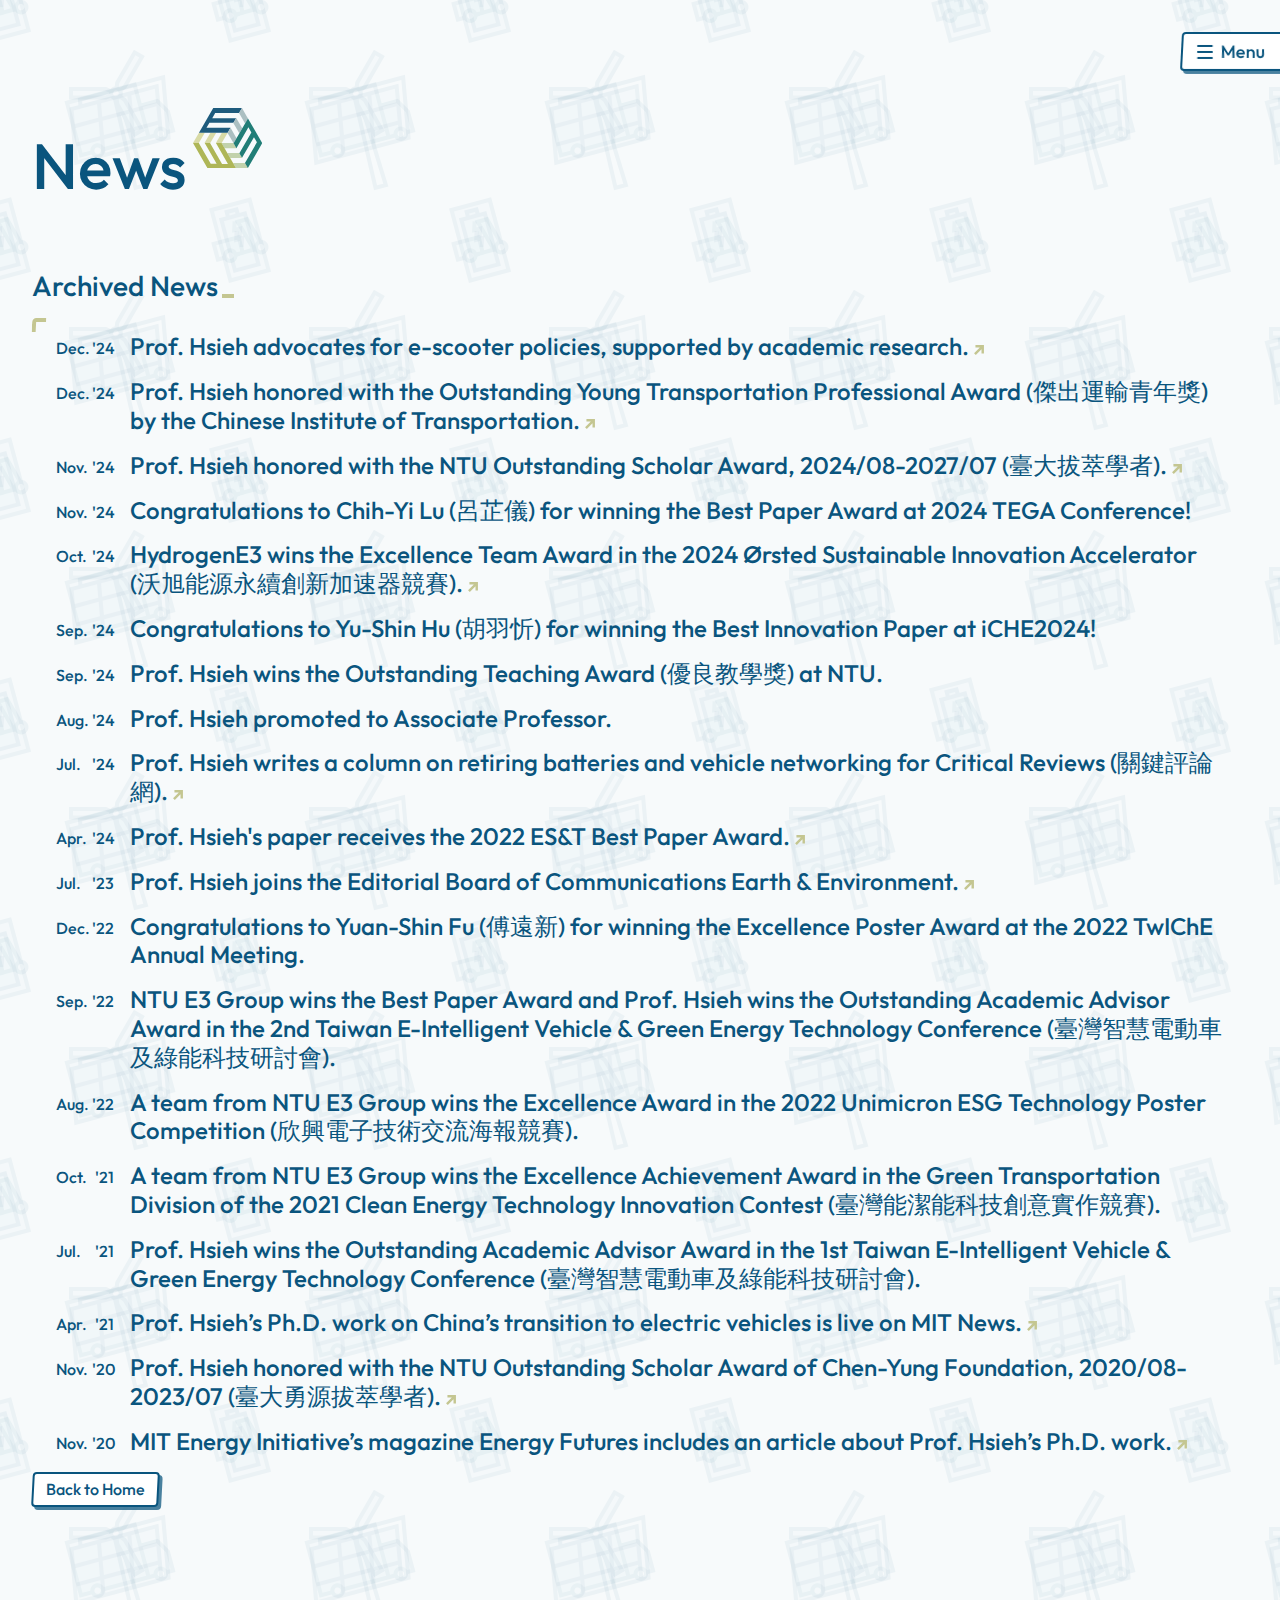
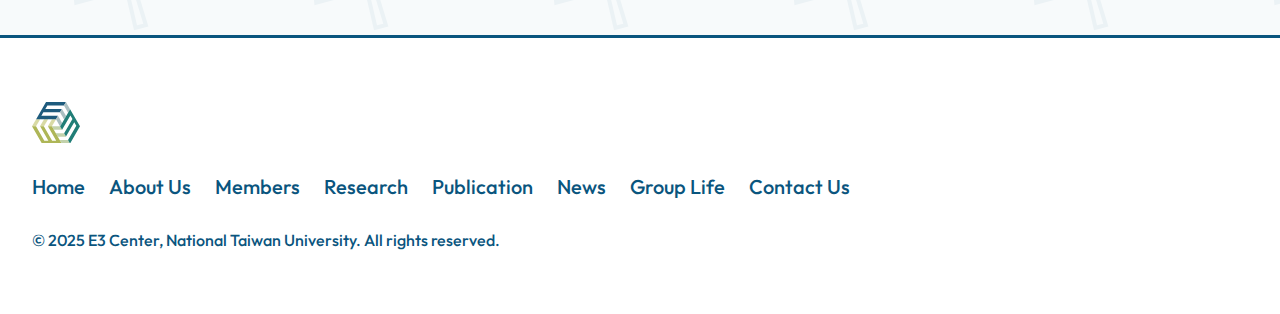
<file: news/index.html>
<!DOCTYPE html>
<html lang="en">
    <head>
        <meta charset="UTF-8">
        <meta name="viewport" content="width=device-width, initial-scale=1.0">
        <title>News | E3 Center</title>
        <meta name="description" content="Housed in the Department of Civil Engineering at National Taiwan University (NTU), E3 research center, directed by Professor I-Yun Lisa Hsieh (謝依芸), is dedicated to overcoming the challenges of sustainable energy transition.">
        <meta name="keywords" content="I-Yun Lisa Hsieh, 謝依芸, E3 Center, e3, NTU, 台大, 台灣大學">

        <link href="https://e3center.caece.net/news/" rel="canonical" />

        <meta property="og:url" content="https://e3center.caece.net/news/" />
        <meta property="og:title" content="News | E3 Center" />
        <meta property="og:type" content="website" />
        <meta property="og:image" content="https://e3center.caece.net/assets/i/og-image-1200x630.png" />
        <meta property="og:description" content="Housed in the Department of Civil Engineering at National Taiwan University (NTU), E3 research center, is dedicated to overcoming the challenges of sustainable energy transition." />
        <meta property="og:locale" content="en_US" />
        <meta property="og:site_name" content="E3 Center" />
    
        <meta name="author" content="Yuan-Hsi Chien">
        <meta name="robots" content="index, follow">
    
        <!-- Google Site Verification -->
        <meta name="google-site-verification" content="YA_W9CdDDbSUMcW4Dr4CPEbGFWW61ZRHtBs-gmPTRlU" />
    
        <!-- Google tag (gtag.js) -->
        <script async src="https://www.googletagmanager.com/gtag/js?id=G-JCJPED8JS6"></script>
        <script>
            window.dataLayer = window.dataLayer || [];
            function gtag(){dataLayer.push(arguments);}
            gtag('js', new Date());
    
            gtag('config', 'G-JCJPED8JS6');
        </script>
    
        <!-- Google Tag Manager -->
        <script>(function(w,d,s,l,i){w[l]=w[l]||[];w[l].push({'gtm.start':
        new Date().getTime(),event:'gtm.js'});var f=d.getElementsByTagName(s)[0],
        j=d.createElement(s),dl=l!='dataLayer'?'&l='+l:'';j.async=true;j.src=
        'https://www.googletagmanager.com/gtm.js?id='+i+dl;f.parentNode.insertBefore(j,f);
        })(window,document,'script','dataLayer','GTM-M3L6SMNZ');</script>
        <!-- End Google Tag Manager -->
    
        <!-- google fonts -->
        <link rel="preconnect" href="https://fonts.googleapis.com" crossorigin>
        <link rel="preconnect" href="https://fonts.gstatic.com" crossorigin>
        <link rel="preload" href="https://fonts.googleapis.com/css2?family=Outfit:wght@100..900&display=swap" as="style" crossorigin>
        <link href="https://fonts.googleapis.com/css2?family=Outfit:wght@100..900&display=swap" rel="stylesheet" crossorigin>
    
        <!-- css -->
        <link rel="stylesheet" href="/css/general.css">
        <link rel="stylesheet" href="/css/style.css">

        <!-- js -->
        <script defer src="/js/general.js"></script>
    
        <!-- favicons -->
        <link rel="apple-touch-icon" sizes="180x180" href="/assets/favicons/apple-touch-icon.png">
        <link rel="icon" type="image/png" sizes="32x32" href="/assets/favicons/favicon-32x32.png">
        <link rel="icon" type="image/png" sizes="16x16" href="/assets/favicons/favicon-16x16.png">
        <link rel="manifest" href="/assets/favicons/site.webmanifest">
        <link rel="mask-icon" href="/assets/favicons/safari-pinned-tab.svg" color="#0a557e">
        <meta name="msapplication-TileColor" content="#0a557e">
        <meta name="theme-color" content="#ffffff">
    </head>
<body>
    <!-- Google Tag Manager (noscript) -->
    <noscript><iframe src="https://www.googletagmanager.com/ns.html?id=GTM-M3L6SMNZ"
    height="0" width="0" style="display:none;visibility:hidden"></iframe></noscript>
    <!-- End Google Tag Manager (noscript) -->

    <main>        
        <section id="news">
            <div class="section-title">
                <h2>News</h2>
                <svg><use href="/assets/sprite.svg#svg-e3-logo"></use></svg>
            </div>

            <h3>Archived News</h3>
            <section class="publi-section">
                <svg class="publi-quote"><use href="/assets/sprite.svg#svg-quote"></use></svg>

                <div class="publi-block-wrapper">
                    <div class="publi-block">
                        <div class="publi-date">
                            <div class="publi-date-mm">Dec.</div>
                            <div class="publi-date-yy">'24</div>
                        </div>
    
                        <div class="publi-info">
                            <a class="publi-title-block" target="_blank" href="https://www.ctee.com.tw/news/20241218700176-439901">
                                <span class="publi-title">
                                    Prof. Hsieh advocates for e-scooter policies, supported by academic research.
                                </span>
                                
                                <svg><use href="/assets/sprite.svg#svg-arrow-top-right"></use></svg>
                            </a>
                        </div>
                    </div>
                    
                    <div class="publi-block">
                        <div class="publi-date">
                            <div class="publi-date-mm">Dec.</div>
                            <div class="publi-date-yy">'24</div>
                        </div>
    
                        <div class="publi-info">
                            <a class="publi-title-block" target="_blank" href="https://www.cit.org.tw/GoWeb2/include/index.php?Page=2&id=1176101416673ec3f8cca68">
                                <span class="publi-title">
                                    Prof. Hsieh honored with the Outstanding Young Transportation Professional Award (傑出運輸青年獎) by the Chinese Institute of Transportation.
                                </span>
                                
                                <svg><use href="/assets/sprite.svg#svg-arrow-top-right"></use></svg>
                            </a>
                        </div>
                    </div>

                    <div class="publi-block">
                        <div class="publi-date">
                            <div class="publi-date-mm">Nov.</div>
                            <div class="publi-date-yy">'24</div>
                        </div>
    
                        <div class="publi-info">
                            <a class="publi-title-block" target="_blank" href="https://my.ntu.edu.tw/professorships/professorships04.html">
                                <span class="publi-title">
                                    Prof. Hsieh honored with the NTU Outstanding Scholar Award, 2024/08-2027/07 (臺大拔萃學者).
                                </span>
                                
                                <svg><use href="/assets/sprite.svg#svg-arrow-top-right"></use></svg>
                            </a>
                        </div>
                    </div>

                    <div class="publi-block">
                        <div class="publi-date">
                            <div class="publi-date-mm">Nov.</div>
                            <div class="publi-date-yy">'24</div>
                        </div>
    
                        <div class="publi-info">
                            <a class="publi-title-block">
                                <span class="publi-title">
                                    Congratulations to Chih-Yi Lu (呂芷儀) for winning the Best Paper Award at 2024 TEGA Conference!
                                </span>
                            </a>
                        </div>
                    </div>

                    <div class="publi-block">
                        <div class="publi-date">
                            <div class="publi-date-mm">Oct.</div>
                            <div class="publi-date-yy">'24</div>
                        </div>
    
                        <div class="publi-info">
                            <a class="publi-title-block" target="_blank" href="https://www.nownews.com/news/6543572">
                                <span class="publi-title">
                                    HydrogenE3 wins the Excellence Team Award in the 2024 Ørsted Sustainable Innovation Accelerator (沃旭能源永續創新加速器競賽).
                                </span>
                                
                                <svg><use href="/assets/sprite.svg#svg-arrow-top-right"></use></svg>
                            </a>
                        </div>
                    </div>

                    <div class="publi-block">
                        <div class="publi-date">
                            <div class="publi-date-mm">Sep.</div>
                            <div class="publi-date-yy">'24</div>
                        </div>

                        <div class="publi-info">
                            <a class="publi-title-block">
                                <span class="publi-title">
                                    Congratulations to Yu-Shin Hu (胡羽忻) for winning the Best Innovation Paper at iCHE2024!
                                </span>
                            </a>
                        </div>
                    </div>
                    
                    <div class="publi-block">
                        <div class="publi-date">
                            <div class="publi-date-mm">Sep.</div>
                            <div class="publi-date-yy">'24</div>
                        </div>

                        <div class="publi-info">
                            <a class="publi-title-block">
                                <span class="publi-title">
                                    Prof. Hsieh wins the Outstanding Teaching Award (優良教學獎) at NTU.
                                </span>
                            </a>
                        </div>
                    </div>

                    <div class="publi-block">
                        <div class="publi-date">
                            <div class="publi-date-mm">Aug.</div>
                            <div class="publi-date-yy">'24</div>
                        </div>

                        <div class="publi-info">
                            <a class="publi-title-block">
                                <span class="publi-title">
                                    Prof. Hsieh promoted to Associate Professor.
                                </span>
                            </a>
                        </div>
                    </div>
                    
                    <div class="publi-block">
                        <div class="publi-date">
                            <div class="publi-date-mm">Jul.</div>
                            <div class="publi-date-yy">'24</div>
                        </div>

                        <div class="publi-info">
                            <a class="publi-title-block" target="_blank" href="https://www.thenewslens.com/article/204563">
                                <span class="publi-title">
                                    Prof. Hsieh writes a column on retiring batteries and vehicle networking for Critical Reviews (關鍵評論網).
                                </span>
                                
                                <svg><use href="/assets/sprite.svg#svg-arrow-top-right"></use></svg>
                            </a>
                        </div>
                    </div>

                    <div class="publi-block">
                        <div class="publi-date">
                            <div class="publi-date-mm">Apr.</div>
                            <div class="publi-date-yy">'24</div>
                        </div>

                        <div class="publi-info">
                            <a class="publi-title-block" target="_blank" href="https://pubs.acs.org/doi/10.1021/acs.est.4c02832">
                                <span class="publi-title">
                                    Prof. Hsieh's paper receives the 2022 ES&T Best Paper Award.
                                </span>
                                
                                <svg><use href="/assets/sprite.svg#svg-arrow-top-right"></use></svg>
                            </a>
                        </div>
                    </div>

                    <div class="publi-block">
                        <div class="publi-date">
                            <div class="publi-date-mm">Jul.</div>
                            <div class="publi-date-yy">'23</div>
                        </div>

                        <div class="publi-info">
                            <a class="publi-title-block" target="_blank" href="https://www.nature.com/commsenv/editorial-board#I-YunLisaHsieh">
                                <span class="publi-title">
                                    Prof. Hsieh joins the Editorial Board of Communications Earth & Environment.
                                </span>
                                
                                <svg><use href="/assets/sprite.svg#svg-arrow-top-right"></use></svg>
                            </a>
                        </div>
                    </div>

                    <div class="publi-block">
                        <div class="publi-date">
                            <div class="publi-date-mm">Dec.</div>
                            <div class="publi-date-yy">'22</div>
                        </div>

                        <div class="publi-info">
                            <a class="publi-title-block">
                                <span class="publi-title">
                                    Congratulations to Yuan-Shin Fu (傅遠新) for winning the Excellence Poster Award at the 2022 TwIChE Annual Meeting.
                                </span>
                            </a>
                        </div>
                    </div>

                    <div class="publi-block">
                        <div class="publi-date">
                            <div class="publi-date-mm">Sep.</div>
                            <div class="publi-date-yy">'22</div>
                        </div>

                        <div class="publi-info">
                            <a class="publi-title-block">
                                <span class="publi-title">
                                    NTU E3 Group wins the Best Paper Award and Prof. Hsieh wins the Outstanding Academic Advisor Award in the 2nd Taiwan E-Intelligent Vehicle & Green Energy Technology Conference (臺灣智慧電動車及綠能科技研討會).
                                </span>
                            </a>
                        </div>
                    </div>

                    <div class="publi-block">
                        <div class="publi-date">
                            <div class="publi-date-mm">Aug.</div>
                            <div class="publi-date-yy">'22</div>
                        </div>

                        <div class="publi-info">
                            <a class="publi-title-block">
                                <span class="publi-title">
                                    A team from NTU E3 Group wins the Excellence Award in the 2022 Unimicron ESG Technology Poster Competition (欣興電子技術交流海報競賽).
                                </span>
                            </a>
                        </div>
                    </div>

                    <div class="publi-block">
                        <div class="publi-date">
                            <div class="publi-date-mm">Oct.</div>
                            <div class="publi-date-yy">'21</div>
                        </div>

                        <div class="publi-info">
                            <a class="publi-title-block">
                                <span class="publi-title">
                                    A team from NTU E3 Group wins the Excellence Achievement Award in the Green Transportation Division of the 2021 Clean Energy Technology Innovation Contest (臺灣能潔能科技創意實作競賽).
                                </span>
                            </a>
                        </div>
                    </div>

                    <div class="publi-block">
                        <div class="publi-date">
                            <div class="publi-date-mm">Jul.</div>
                            <div class="publi-date-yy">'21</div>
                        </div>

                        <div class="publi-info">
                            <a class="publi-title-block">
                                <span class="publi-title">
                                    Prof. Hsieh wins the Outstanding Academic Advisor Award in the 1st Taiwan E-Intelligent Vehicle & Green Energy Technology Conference (臺灣智慧電動車及綠能科技研討會).
                                </span>
                            </a>
                        </div>
                    </div>

                    <div class="publi-block">
                        <div class="publi-date">
                            <div class="publi-date-mm">Apr.</div>
                            <div class="publi-date-yy">'21</div>
                        </div>

                        <div class="publi-info">
                            <a class="publi-title-block" target="_blank" href="https://news.mit.edu/2021/chinas-transition-electric-vehicles-0429">
                                <span class="publi-title">
                                    Prof. Hsieh’s Ph.D. work on China’s transition to electric vehicles is live on MIT News.
                                </span>
                                
                                <svg><use href="/assets/sprite.svg#svg-arrow-top-right"></use></svg>
                            </a>
                        </div>
                    </div>

                    <div class="publi-block">
                        <div class="publi-date">
                            <div class="publi-date-mm">Nov.</div>
                            <div class="publi-date-yy">'20</div>
                        </div>

                        <div class="publi-info">
                            <a class="publi-title-block" target="_blank" href="https://www.ce.ntu.edu.tw/%E6%81%AD%E8%B3%80%E8%AC%9D%E4%BE%9D%E8%8A%B8%E5%8A%A9%E7%90%86%E6%95%99%E6%8E%88%E6%A6%AE%E7%8D%B2109%E5%B9%B4%E3%80%8C%E8%87%BA%E5%A4%A7%E5%8B%87%E6%BA%90%E6%8B%94%E8%90%83%E8%AC%9B%E5%BA%A7/">
                                <span class="publi-title">
                                    Prof. Hsieh honored with the NTU Outstanding Scholar Award of Chen-Yung Foundation, 2020/08-2023/07 (臺大勇源拔萃學者).
                                </span>
                                
                                <svg><use href="/assets/sprite.svg#svg-arrow-top-right"></use></svg>
                            </a>
                        </div>
                    </div>
                    
                    <div class="publi-block">
                        <div class="publi-date">
                            <div class="publi-date-mm">Nov.</div>
                            <div class="publi-date-yy">'20</div>
                        </div>

                        <div class="publi-info">
                            <a class="publi-title-block" target="_blank" href="https://energy.mit.edu/news/chinas-transition-to-electric-vehicles/">
                                <span class="publi-title">
                                    MIT Energy Initiative’s magazine Energy Futures includes an article about Prof. Hsieh’s Ph.D. work.
                                </span>
                                
                                <svg><use href="/assets/sprite.svg#svg-arrow-top-right"></use></svg>
                            </a>
                        </div>
                    </div>
                </div>

                <a class="publi-more skewed-block" href="/#news" b-role="btn" b-hoverable>
                    <div>Back to Home</div>
                </a>
            </section>
        </section>
    </main>
    
    <footer>
        <a class="ftr-logo">
            <svg><use href="/assets/sprite.svg#svg-e3-logo"></use></svg>
        </a>

        <div class="ftr-link-wrapper">
            <a class="ftr-link" href="/#home">Home</a>

            <a class="ftr-link" href="/#about-us">About Us</a>

            <a class="ftr-link" href="/#members">Members</a>

            <a class="ftr-link" href="/#research">Research</a>

            <a class="ftr-link" href="/#publication">Publication</a>

            <a class="ftr-link" href="/#news">News</a>

            <a class="ftr-link" href="/#group-life">Group Life</a>

            <a class="ftr-link" href="/#contact-us">Contact Us</a>
        </div>

        <div class="ftr-info">
            &copy; 2025 E3 Center, National Taiwan University. All rights reserved.
            <!-- Rm. 601, No. 188, Sec. 3, Xinhai Rd., Da'an Dist., Taipei City 106327, Taiwan (R.O.C.) -->
        </div>
    </footer>

    <div class="body-bg">
        <div class="body-bg-1"></div>
        <div class="body-bg-2"></div>
        <div class="body-bg-3"></div>
    </div>

    <a class="to-top-btn skewed-block" href="#top" b-role="btn" b-hoverable>
        <svg xmlns="http://www.w3.org/2000/svg" viewBox="0 0 20 20" width="1.25rem">
            <polygon class="fill-m" points="8.5,19.9 8.5,5.8 2.9,11.4 0.8,9.3 10,0.1 19.2,9.3 17.1,11.4 11.5,5.8 11.5,19.9"/>
        </svg>
        Top
    </a>
    
    <button class="menu-btn skewed-block" type="button" b-role="btn" b-hoverable>
        <svg><use href="/assets/sprite.svg#svg-menu"></use></svg>
        <p>Menu</p>
    </button>

    <nav class="menu display-none">
        <div class="menu-bg"></div>

        <ul class="menu-wrapper">
            <ui>
                <button type="button" class="menu-close-btn skewed-block" b-role="btn" b-hoverable hover-text="Home">
                    <svg><use href="/assets/sprite.svg#svg-close"></use></svg>
                </button>
            </ui>

            <ui>
                <a href="/#home" class="menu-a skewed-block" b-role="btn" b-hoverable hover-text="Home">
                    <svg><use href="/assets/sprite.svg#svg-home"></use></svg>
                    <span>Home</span>
                </a>
            </ui>

            <ui>
                <a href="/#about-us" class="menu-a skewed-block" b-role="btn" b-hoverable hover-text="About Us">
                    <svg><use href="/assets/sprite.svg#svg-info"></use></svg>
                    <span>About Us</span>
                </a>
            </ui>

            <ui>
                <a href="/#members" class="menu-a skewed-block" b-role="btn" b-hoverable hover-text="Members">
                    <svg><use href="/assets/sprite.svg#svg-members"></use></svg>
                    <span>Members</span>
                </a>
            </ui>

            <ui>
                <a href="/#research" class="menu-a skewed-block" b-role="btn" b-hoverable hover-text="Research">
                    <svg><use href="/assets/sprite.svg#svg-scholar"></use></svg>
                    <span>Research</span>
                </a>
            </ui>
            
            <ui>
                <a href="/#publication" class="menu-a skewed-block" b-role="btn" b-hoverable hover-text="Publication">
                    <svg><use href="/assets/sprite.svg#svg-book"></use></svg>
                    <span>Publication</span>
                </a>
            </ui>
            
            <ui>
                <a href="/#news" class="menu-a skewed-block" b-role="btn" b-hoverable hover-text="News">
                    <svg><use href="/assets/sprite.svg#svg-news"></use></svg>
                    <span>News</span>
                </a>
            </ui>

            <ui>
                <a href="/#group-life" class="menu-a skewed-block" b-role="btn" b-hoverable hover-text="Group Life">
                    <svg><use href="/assets/sprite.svg#svg-picture"></use></svg>
                    <span>Group Life</span>
                </a>
            </ui>

            <ui>
                <a href="#contact-us" class="menu-a skewed-block" b-role="btn" b-hoverable hover-text="Contact Us">
                    <svg><use href="/assets/sprite.svg#svg-send"></use></svg>
                    <span>Contact Us</span>
                </a>
            </ui>
        </ul>
    </nav>
</body>
</html>
</file>
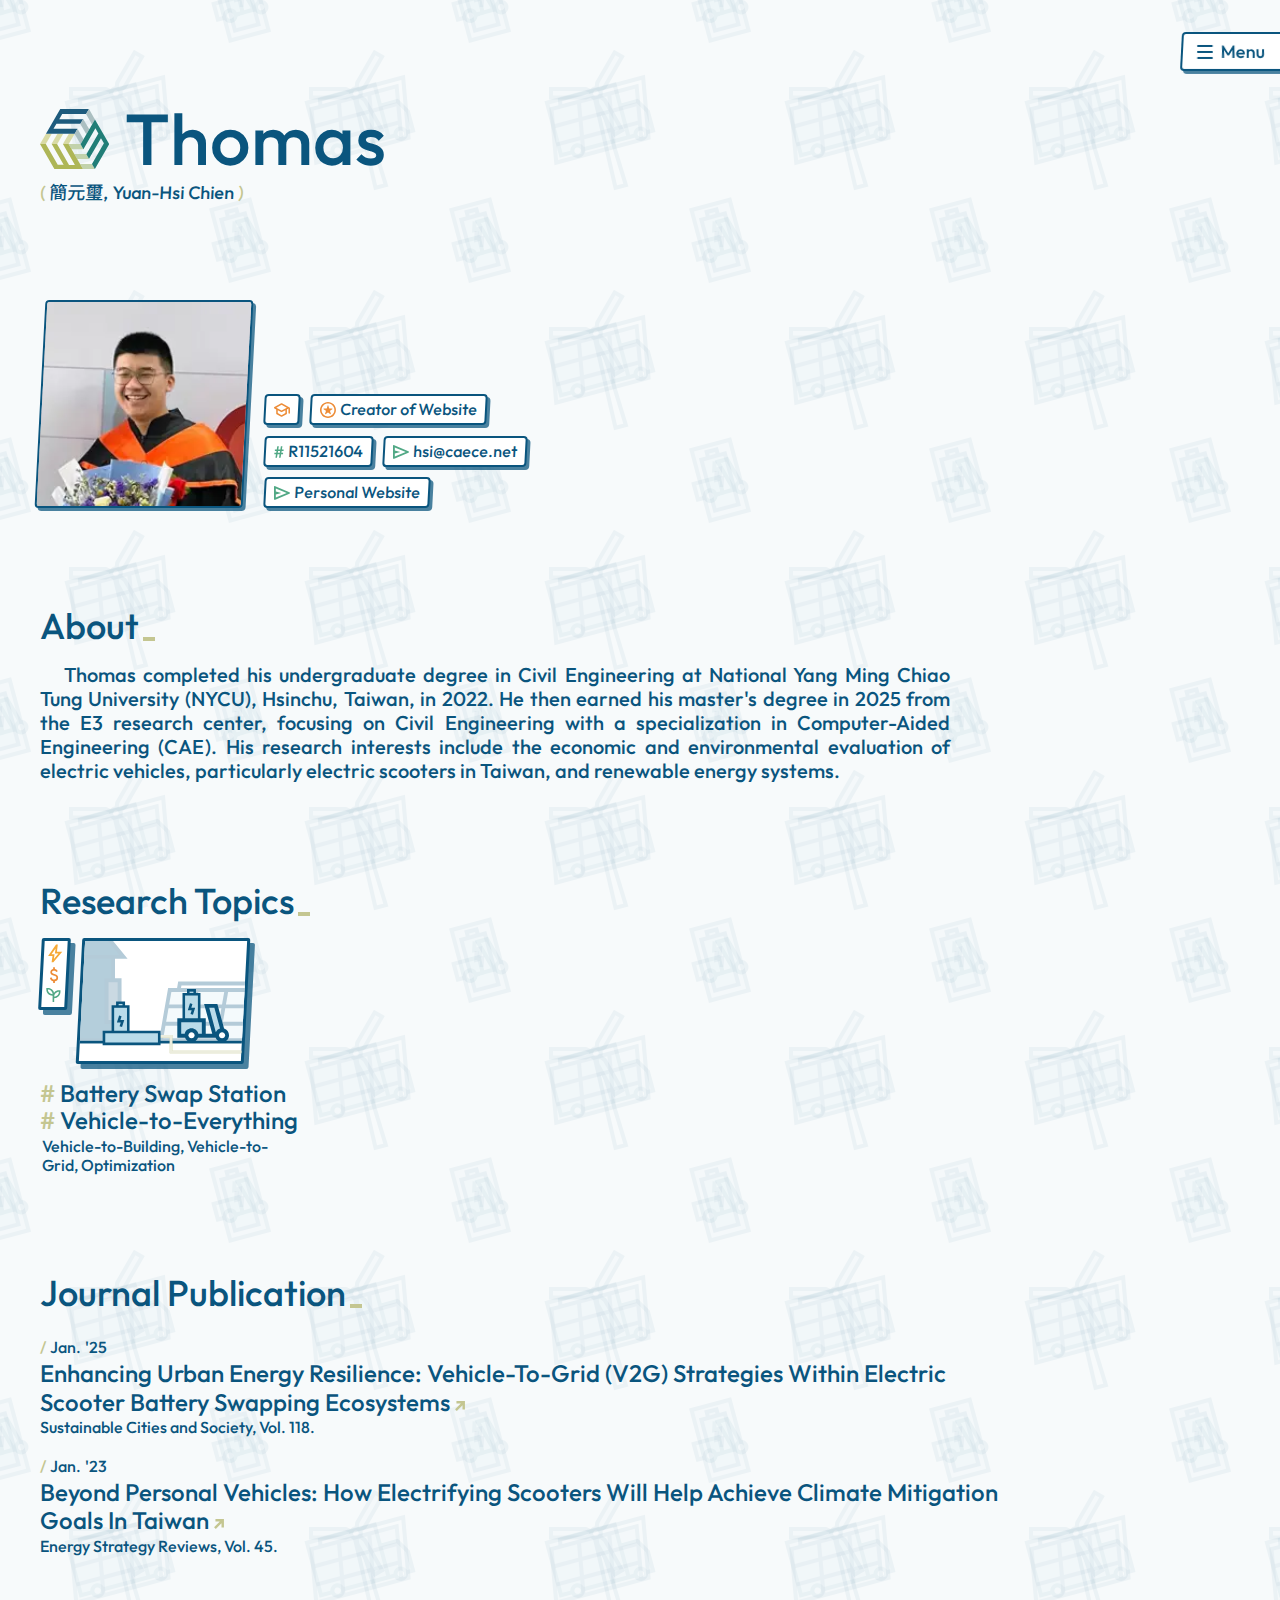
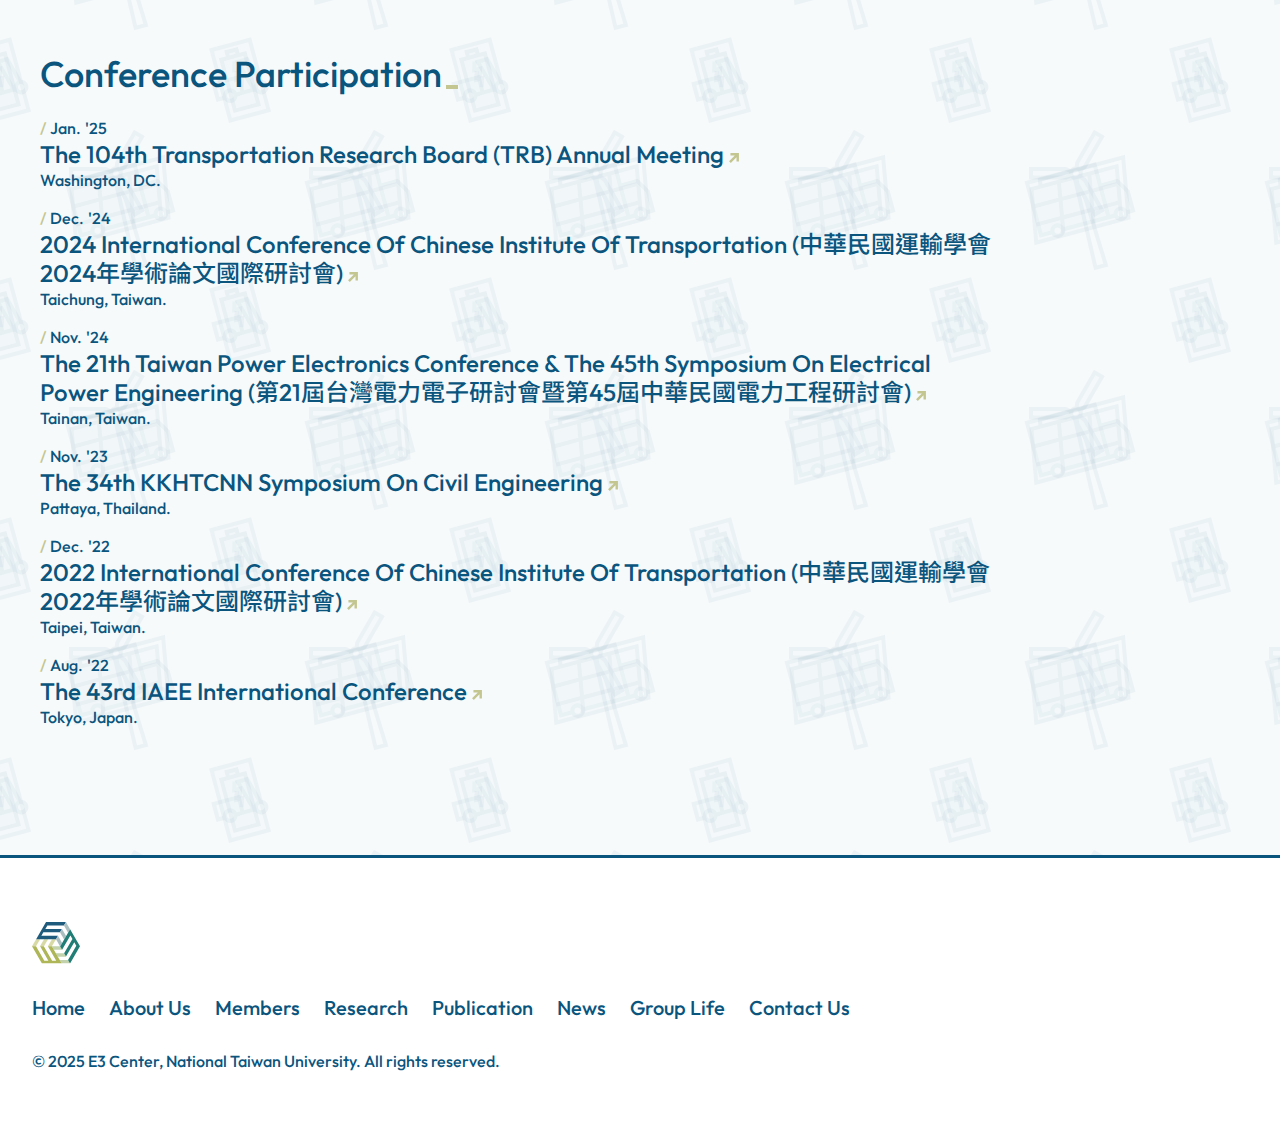
<file: member/r11521604/index.html>
<!DOCTYPE html>
<html lang="en">
<head>
    <meta charset="UTF-8">
    <meta name="viewport" content="width=device-width, initial-scale=1.0">
    <title>Yuan-Hsi Chien | E3 Center</title>
    <meta name="description" content="Housed in the Department of Civil Engineering at National Taiwan University (NTU), E3 research group, directed by Professor I-Yun Lisa Hsieh (謝依芸), is dedicated to overcoming the challenges of sustainable energy transition.">
    <meta name="keywords" content="Yuan-Hsi Chien, YH Chien, 簡元璽, E3 Group, e3, NTU, 台大, 台灣大學">
    <meta name="author" content="Yuan-Hsi Chien">

    <!-- Google Site Verification -->
    <meta name="google-site-verification" content="YA_W9CdDDbSUMcW4Dr4CPEbGFWW61ZRHtBs-gmPTRlU" />

    <!-- Google tag (gtag.js) -->
    <script async src="https://www.googletagmanager.com/gtag/js?id=G-JCJPED8JS6"></script>
    <script>
        window.dataLayer = window.dataLayer || [];
        function gtag(){dataLayer.push(arguments);}
        gtag('js', new Date());

        gtag('config', 'G-JCJPED8JS6');
    </script>

    <!-- Google Tag Manager -->
    <script>(function(w,d,s,l,i){w[l]=w[l]||[];w[l].push({'gtm.start':
    new Date().getTime(),event:'gtm.js'});var f=d.getElementsByTagName(s)[0],
    j=d.createElement(s),dl=l!='dataLayer'?'&l='+l:'';j.async=true;j.src=
    'https://www.googletagmanager.com/gtm.js?id='+i+dl;f.parentNode.insertBefore(j,f);
    })(window,document,'script','dataLayer','GTM-M3L6SMNZ');</script>
    <!-- End Google Tag Manager -->

    <!-- google fonts -->
    <link rel="preconnect" href="https://fonts.googleapis.com">
    <link rel="preconnect" href="https://fonts.gstatic.com" crossorigin>
    <link href="https://fonts.googleapis.com/css2?family=Noto+Sans+TC:wght@100..900&family=Outfit:wght@100..900&display=swap" rel="preload" as="style">
    <link href="https://fonts.googleapis.com/css2?family=Noto+Sans+TC:wght@100..900&family=Outfit:wght@100..900&display=swap" rel="stylesheet">

    <!-- css -->
    <link rel="stylesheet" href="/css/general.css">
    <link rel="stylesheet" href="/css/member.css">

    <!-- js -->
    <script defer src="/js/general.js"></script>

    <!-- favicons -->
    <link rel="apple-touch-icon" sizes="180x180" href="/assets/favicons/apple-touch-icon.png">
    <link rel="icon" type="image/png" sizes="32x32" href="/assets/favicons/favicon-32x32.png">
    <link rel="icon" type="image/png" sizes="16x16" href="/assets/favicons/favicon-16x16.png">
    <link rel="manifest" href="/assets/favicons/site.webmanifest">
    <link rel="mask-icon" href="/assets/favicons/safari-pinned-tab.svg" color="#0a557e">
    <meta name="msapplication-TileColor" content="#0a557e">
    <meta name="theme-color" content="#ffffff">
</head>
<body>
    <main>
        <header>
            <div class="main-name">
                <svg><use href="/assets/sprite.svg#svg-e3-logo"></use></svg>
                <h1>Thomas</h1>
            </div>
            
            <div class="sub-name">
                <span>(</span>
                簡元璽, Yuan-Hsi Chien
                <span>)</span>
            </div>
        </header>
    
        <div class="main-info">
            <div class="photo skewed-block" b-role="block" style="background-image: url(/assets/mem/r11521604-20w.webp);">
                <img 
                    loading="lazy"
                    src="/assets/mem/r11521604.jpg" 
                    srcset="/assets/mem/r11521604-200w.webp 200w, 
                            /assets/mem/r11521604-400w.webp 400w, 
                            /assets/mem/r11521604-600w.webp 600w, 
                            /assets/mem/r11521604-800w.webp 800w
                    "
                    sizes="5rem"
                    alt="Thomas 簡元璽"
                />
            </div>
    
            <div class="tags">
                <div class="tag skewed-block" b-role="btn" title="Not Graduated YET">
                    <svg xmlns="http://www.w3.org/2000/svg" viewBox="0 0 20 17" width="1rem">
                        <path class="fill-r-orange" d="M9.03,16.86l-5.74-3.11c-.31-.17-.5-.49-.5-.84V7.73L.5,6.47c-.66-.36-.66-1.32,0-1.68L9.03,.14c.29-.16,.63-.16,.92,0l9.56,5.22c.31,.17,.5,.49,.5,.84v6.13c0,.53-.43,.96-.96,.96h0c-.53,0-.96-.43-.96-.96V6.68l-1.91,1.05v5.17c0,.35-.19,.67-.5,.84l-5.74,3.11c-.28,.15-.63,.15-.91,0Z"/>
                        <polygon class="fill-m-bg" points="9.48 9.17 16.03 5.63 9.48 2.09 2.93 5.63 9.48 9.17"/>
                        <path class="fill-m-bg" d="M9.48,14.93l4.78-2.58v-3.61l-4.32,2.38c-.29,.16-.63,.16-.92,0l-4.32-2.38v3.61l4.78,2.58Z"/>
                    </svg>
                </div>
    
                <div class="tag skewed-block" b-role="btn" title="Honors">
                    <svg xmlns="http://www.w3.org/2000/svg" viewBox="0 0 20 20" width="1rem">
                        <path class="fill-r-orange" d="M10,20c-1.38,0-2.68-.26-3.9-.79s-2.27-1.24-3.17-2.14-1.61-1.96-2.14-3.17c-.52-1.22-.79-2.52-.79-3.9s.26-2.68,.79-3.9c.52-1.22,1.24-2.27,2.14-3.17s1.96-1.61,3.17-2.14,2.52-.79,3.9-.79,2.68,.26,3.9,.79,2.27,1.24,3.17,2.14,1.61,1.96,2.14,3.17c.52,1.22,.79,2.52,.79,3.9s-.26,2.68-.79,3.9c-.53,1.22-1.24,2.27-2.14,3.17s-1.96,1.61-3.17,2.14-2.52,.79-3.9,.79Z"/>
                        <path class="fill-m-bg" d="M10,18c2.23,0,4.12-.77,5.68-2.32s2.32-3.44,2.32-5.68-.77-4.12-2.32-5.67-3.44-2.33-5.68-2.33-4.12,.77-5.68,2.33-2.32,3.44-2.32,5.67,.77,4.12,2.32,5.68,3.44,2.32,5.68,2.32Z"/>
                        <path class="fill-r-orange" d="M6.98,15.25l2.89-2.21c.07-.05,.17-.05,.24,0l2.89,2.21c.31,.24,.74-.06,.63-.43l-1.1-3.63c-.02-.08,0-.17,.08-.22l2.86-2.04c.32-.23,.16-.73-.23-.73h-3.5c-.09,0-.17-.06-.19-.14l-1.17-3.82c-.12-.38-.65-.38-.76,0l-1.17,3.82c-.03,.08-.1,.14-.19,.14h-3.5c-.39,0-.55,.5-.23,.73l2.86,2.04c.07,.05,.1,.14,.08,.22l-1.1,3.63c-.11,.37,.32,.67,.63,.43Z"/>
                    </svg>
                    Creator of Website
                </div>
    
                <div class="tag skewed-block" b-role="btn" title="Student ID">
                    <svg xmlns="http://www.w3.org/2000/svg" viewBox="0 0 12 14" width="0.625rem">
                        <path class="fill-r-green" d="M11.55,5.66v-1.76h-2.03l.61-3.9h-1.86l-.61,3.9h-2.46l.61-3.9h-1.86l-.61,3.9H1.07v1.76h1.99l-.37,2.38H.45v1.76h1.96l-.66,4.2h1.86l.66-4.2h2.46l-.66,4.2h1.86l.66-4.2h2.32v-1.76h-2.04l.37-2.38h2.31Zm-4.54,2.38h-2.46l.37-2.38h2.46l-.37,2.38Z"/>
                    </svg>
                    R11521604
                </div>
    
                <a href="mailto:hsi@caece.net" class="tag skewed-block" b-role="btn" b-hoverable title="E-mail">
                    <svg xmlns="http://www.w3.org/2000/svg" viewBox="0 0 18 16" width="1rem">
                        <path class="fill-r-green" d="M0,1.29V14.71c0,.74,.75,1.24,1.43,.95l15.93-6.71c.84-.35,.84-1.55,0-1.9L1.43,.34C.75,.05,0,.55,0,1.29Z"/>
                        <polygon class="fill-m-bg" points="2.07 9.55 8.26 8 2.07 6.45 2.07 2.83 14.31 8 2.07 13.17 2.07 9.55"/>
                    </svg>
                    hsi@caece.net
                </a>
    
                <a href="https://dobahsi.github.io" class="tag skewed-block" b-role="btn" b-hoverable title="Personal Website">
                    <svg xmlns="http://www.w3.org/2000/svg" viewBox="0 0 18 16" width="1rem">
                        <path class="fill-r-green" d="M0,1.29V14.71c0,.74,.75,1.24,1.43,.95l15.93-6.71c.84-.35,.84-1.55,0-1.9L1.43,.34C.75,.05,0,.55,0,1.29Z"/>
                        <polygon class="fill-m-bg" points="2.07 9.55 8.26 8 2.07 6.45 2.07 2.83 14.31 8 2.07 13.17 2.07 9.55"/>
                    </svg>
                    Personal Website
                </a>
            </div>
        </div>

        <section id="about">
            <h2>About</h2>
            <div class="content">
                <p>
                    Thomas completed his undergraduate degree in Civil Engineering at National Yang Ming Chiao Tung University (NYCU), Hsinchu, Taiwan, in 2022. He then earned his master's degree in 2025 from the E3 research center, focusing on Civil Engineering with a specialization in Computer-Aided Engineering (CAE). His research interests include the economic and environmental evaluation of electric vehicles, particularly electric scooters in Taiwan, and renewable energy systems.
                    <!-- Currently, he is pursuing a Ph.D. at the University of XXX, where his main research is centered on green mobility. -->
                </p>
            </div>
        </section>

        <section id="research">
            <h2>Research Topics</h2>
            <div class="content">
                <!-- Battery Swap Station -->
                <div class="res-block">
                    <div class="res-img-wrapper">
                        <div class="res-fields-block">
                            <svg class="res-fields" xmlns="http://www.w3.org/2000/svg" viewBox="0 0 30 74">
                                <path class="fill-r-yellow" data-check="true" d="M14.55,20.21l5.18-6.2h-4l.73-5.68-4.63,6.68h3.48l-.75,5.2Zm-2.55,3.8l1-7H8L17,4.01h2l-1,8h6l-10,12h-2Z"/>
                                <path class="fill-r-orange" data-check="true" d="M13.72,47.51v-2.15c-.88-.2-1.65-.58-2.29-1.15-.64-.57-1.11-1.37-1.41-2.4l1.85-.75c.25,.8,.62,1.41,1.11,1.83s1.14,.63,1.94,.63c.68,0,1.26-.15,1.74-.46s.71-.79,.71-1.44c0-.58-.18-1.05-.55-1.39s-1.22-.73-2.55-1.16c-1.43-.45-2.42-.99-2.95-1.61s-.8-1.39-.8-2.29c0-1.08,.35-1.93,1.05-2.53s1.42-.94,2.15-1.03v-2.1h2v2.1c.83,.13,1.52,.44,2.06,.91s.94,1.05,1.19,1.74l-1.85,.8c-.2-.53-.48-.93-.85-1.2s-.87-.4-1.5-.4c-.73,0-1.29,.16-1.68,.49s-.58,.73-.58,1.21c0,.55,.25,.98,.75,1.3s1.37,.65,2.6,1c1.15,.33,2.02,.86,2.61,1.59s.89,1.56,.89,2.51c0,1.18-.35,2.08-1.05,2.7-.7,.62-1.57,1-2.6,1.15v2.1h-2Z"/>
                                <path class="fill-r-green" data-check="true" d="M13.11,69.01v-7.09c-.95,0-1.86-.18-2.73-.54s-1.64-.88-2.31-1.54-1.18-1.44-1.53-2.31-.53-1.79-.53-2.73v-1.78h1.78c.93,0,1.84,.18,2.71,.54s1.64,.88,2.31,1.54c.46,.46,.84,.96,1.14,1.51,.3,.55,.54,1.13,.7,1.76,.07-.1,.16-.2,.24-.3s.19-.2,.29-.3c.67-.67,1.44-1.18,2.31-1.54,.87-.36,1.79-.54,2.73-.54h1.78v1.78c0,.95-.18,1.86-.54,2.73-.36,.87-.88,1.64-1.54,2.31s-1.43,1.18-2.3,1.53-1.77,.53-2.72,.53v4.44h-1.78Zm0-8.89c0-.71-.14-1.39-.41-2.03s-.66-1.22-1.17-1.72-1.08-.89-1.72-1.17-1.32-.41-2.03-.41c0,.71,.13,1.39,.4,2.04s.65,1.23,1.16,1.73c.5,.5,1.08,.89,1.73,1.16s1.33,.4,2.04,.4Zm1.78,2.67c.71,0,1.39-.13,2.03-.4s1.22-.65,1.72-1.16,.89-1.08,1.17-1.73,.41-1.33,.41-2.04c-.71,0-1.39,.14-2.04,.41s-1.23,.66-1.73,1.17-.89,1.08-1.16,1.72-.4,1.32-.4,2.03Z"/>
                            </svg>
                        </div>

                        <a class="res-img-block">
                            <svg class="res-img" xmlns="http://www.w3.org/2000/svg" viewBox="0 0 194 138">
                                <g>
                                    <polygon class="fill-m-light" points="0 116.5 41.49 116.5 41.49 95.5 48.99 95.5 48.99 43 41.49 43 41.49 20.5 55.98 20.5 39.25 0 0 0 0 116.5"/>
                                    <rect class="fill-house-light" x="33.99" y="47.5" width="10.5" height="43.5"/>
                                    <polygon class="fill-house-dark" points="0 112 36.99 112 36.99 95.5 29.49 95.5 29.49 43 36.99 43 36.99 20.5 0 20.5 0 112"/>
                                    <polygon class="fill-house-dark" points="0 16 46.5 16 33.44 0 0 0 0 16"/>
                                </g>
                                <g>
                                    <polygon class="fill-m-light" points="212.94 46.69 114.25 46.69 112.94 54.2 102.65 54.2 91.78 116.5 192.72 116.5 192.72 116.5 200.76 116.5 212.94 46.69"/>
                                    <polygon class="fill-m-3-light" points="131.42 93.11 134.1 77.59 163.96 77.59 161.27 93.11 131.42 93.11"/>
                                    <polygon class="fill-m-3-light" points="160.51 97.54 157.99 112.07 128.14 112.07 130.65 97.54 160.51 97.54"/>
                                    <polygon class="fill-m-3-light" points="126.92 93.11 100.36 93.11 103.07 77.59 129.61 77.59 126.92 93.11"/>
                                    <polygon class="fill-m-3-light" points="134.87 73.16 137.39 58.63 167.24 58.63 164.72 73.16 134.87 73.16"/>
                                    <polygon class="fill-m-3-light" points="168.46 77.59 195.01 77.59 192.31 93.11 165.77 93.11 168.46 77.59"/>
                                    <polygon class="fill-m-3-light" points="169.22 73.16 171.74 58.63 198.32 58.63 195.79 73.16 169.22 73.16"/>
                                    <polygon class="fill-m-3-light" points="132.89 58.63 130.37 73.16 103.84 73.16 106.38 58.63 132.89 58.63"/>
                                    <polygon class="fill-m-3-light" points="99.59 97.54 126.15 97.54 123.64 112.07 97.05 112.07 99.59 97.54"/>
                                    <polygon class="fill-m-3-light" points="162.49 112.07 165 97.54 191.53 97.54 189 112.07 162.49 112.07"/>
                                    <polygon class="fill-m-bg" points="117.98 51.12 117.44 54.2 203.6 54.2 193.5 112.07 197.03 112.07 207.67 51.12 117.98 51.12"/>
                                </g>
                                <rect class="fill-m" x="-3" y="115" width="200" height="3"/>
                                <g>
                                    <polygon class="fill-m" points="53.05 73.98 53.05 69.54 42.7 69.54 42.7 73.98 37.53 73.98 37.53 115.35 58.22 115.35 58.22 73.98 53.05 73.98"/>
                                    <rect class="fill-m-3" x="40.49" y="76.93" width="14.77" height="35.46"/>
                                    <rect class="fill-m-3" x="45.66" y="72.5" width="4.43" height="1.48"/>
                                    <polygon class="fill-m" points="49.56 98.99 46.74 98.09 48.07 93.92 43.64 93.92 46.19 85.9 49.01 86.8 47.68 90.97 52.11 90.97 49.56 98.99"/>
                                    <animateMotion path="m0,0v-19.1c0-8.28,6.72-15,15-15h51.67c8.28,0,15,6.72,15,15v4.95" begin="indefinite" dur="10s" repeatCount="indefinite" calcMode="spline" keySplines="0,0,1,1;0.6,0,0.4,1;0,0,1,1;0.6,0,0.4,1;0,0,1,1" keyPoints="0;0;1;1;0;0" keyTimes="0;0.3;0.45;0.55;0.7;1"/>
                                </g>
                                <g>
                                    <polygon class="fill-m" points="134.71 59.83 134.71 55.4 124.37 55.4 124.37 59.83 119.2 59.83 119.2 101.2 139.88 101.2 139.88 59.83 134.71 59.83"/>
                                    <rect class="fill-m-3" x="122.15" y="62.79" width="14.77" height="35.46"/>
                                    <rect class="fill-m-3" x="127.33" y="58.35" width="4.43" height="1.48"/>
                                    <polygon class="fill-m" points="131.23 84.84 128.41 83.95 129.74 79.78 125.31 79.78 127.86 71.76 130.67 72.65 129.35 76.82 133.78 76.82 131.23 84.84"/>
                                    <animateMotion path="m0,0v-4.95c0-8.28-6.72-15-15-15h-25c-8.28,0-15,6.72-15,15v19.1" begin="indefinite" dur="10s" repeatCount="indefinite" calcMode="spline" keySplines="0,0,1,1;0.6,0,0.4,1;0,0,1,1;0.6,0,0.4,1;0,0,1,1" keyPoints="0;0;1;1;0;0" keyTimes="0;0.05;0.2;0.8;0.95;1"/>
                                </g>
                                <g>
                                    <path class="fill-m" d="M167.09,100.89l-7.73-28.42h-15.27l9.35,34.35h-7.47v-17.73h-32.76v22.23h8.93c1.15,3.02,4.04,5.18,7.46,5.18s6.31-2.16,7.46-5.18h20.27c1.15,3.02,4.04,5.18,7.46,5.18,4.41,0,8-3.59,8-8,0-3.59-2.4-6.61-5.67-7.61Z"/>
                                    <path class="fill-m-3" d="M141.47,106.82h-4.07c-.77-3.6-3.98-6.32-7.81-6.32s-7.04,2.71-7.81,6.32h-4.07v-13.23h23.76v13.23Z"/>
                                    <path class="fill-m-bg" d="M164.77,112c-1.93,0-3.5-1.57-3.5-3.5s1.57-3.5,3.5-3.5,3.5,1.57,3.5,3.5-1.57,3.5-3.5,3.5Z"/>
                                    <path class="fill-m-bg" d="M129.59,112c-1.93,0-3.5-1.57-3.5-3.5s1.57-3.5,3.5-3.5,3.5,1.57,3.5,3.5-1.57,3.5-3.5,3.5Z"/>
                                    <path class="fill-m" d="M155.92,76.97l6.51,23.93c-2.12,.65-3.86,2.15-4.82,4.12l-7.63-28.04h5.94Z"/>
                                    <path class="fill-m-3" d="M162.43,100.9l-6.51-23.93h-5.94l7.63,28.04c.96-1.97,2.7-3.46,4.82-4.12Z"/>
                                </g>
                                <g>
                                    <polyline class="stroke-s stroke-3" points="91.61 109.83 106.01 109.83 106.01 127.83 197 127.83"/>
                                    <polyline class="stroke-s-light stroke-3 ani-energy-through longer" points="91.61 109.83 106.01 109.83 106.01 127.83 197 127.83"/>
                                    <polygon class="fill-m" points="93.91 103.33 27.24 103.33 27.24 120 93.91 120 93.91 103.33 93.91 103.33"/>
                                    <polyline class="fill-m-3" points="90.91 106.33 90.91 117 30.24 117 30.24 106.33 90.91 106.33"/>
                                </g>
                            </svg>
                            <!-- <div class="ani-top-layer"></div> -->
                        </a>
                    </div>

                    <div class="res-info">
                        <div class="res-tag">
                            <span class="res-tag-icon">#</span>
                            <span class="res-tag-text">Battery Swap Station</span>
                        </div>

                        <div class="res-tag">
                            <span class="res-tag-icon">#</span>
                            <span class="res-tag-text">Vehicle-to-Everything</span>
                        </div>

                        <div class="res-info-minor">
                            Vehicle-to-Building, Vehicle-to-Grid, Optimization
                        </div>
                    </div>
                </div>
            </div>
        </section>

        <section id="journal" class="publication">
            <h2>Journal Publication</h2>
            <div class="content">             
                <div class="pub-block">
                    <div class="pub-date">
                        <div class="pub-date-slash">/</div>
                        <div class="pub-date-mm">Jan.</div>
                        <div class="pub-date-yy">'25</div>
                    </div>

                    <div class="pub-info">
                        <a class="pub-title-block" target="_blank" href="https://doi.org/10.1016/j.scs.2024.106004">
                            <span class="pub-title">
                                Enhancing Urban Energy Resilience: Vehicle-to-Grid (V2G) Strategies within Electric Scooter Battery Swapping Ecosystems
                            </span>

                            <svg xmlns="http://www.w3.org/2000/svg" viewBox="0 0 10 10" width="0.625rem">
                                <polygon class="fill-s" points="1.45 .06 1.45 2.49 5.8 2.49 .06 8.22 1.78 9.94 7.51 4.2 7.51 8.55 9.94 8.55 9.94 .06 1.45 .06"/>
                            </svg>
                        </a>
                        
                        <div class="pub-subtitle">
                            Sustainable Cities and Society, Vol. 118.
                        </div>
                    </div>
                </div>

                <div class="pub-block">
                    <div class="pub-date">
                        <div class="pub-date-slash">/</div>
                        <div class="pub-date-mm">Jan.</div>
                        <div class="pub-date-yy">'23</div>
                    </div>

                    <div class="pub-info">
                        <a class="pub-title-block" target="_blank" href="https://doi.org/10.1016/j.esr.2023.101056">
                            <span class="pub-title">
                                Beyond personal vehicles: How electrifying scooters will help achieve climate mitigation goals in Taiwan
                            </span>

                            <svg xmlns="http://www.w3.org/2000/svg" viewBox="0 0 10 10" width="0.625rem">
                                <polygon class="fill-s" points="1.45 .06 1.45 2.49 5.8 2.49 .06 8.22 1.78 9.94 7.51 4.2 7.51 8.55 9.94 8.55 9.94 .06 1.45 .06"/>
                            </svg>
                        </a>
                        
                        <div class="pub-subtitle">
                            Energy Strategy Reviews, Vol. 45.
                        </div>
                    </div>
                </div>
            </div>
        </section>

        <section id="conference" class="publication">
            <h2>Conference Participation</h2>
            <div class="content">
                <div class="pub-block">
                    <div class="pub-date">
                        <div class="pub-date-slash">/</div>
                        <div class="pub-date-mm">Jan.</div>
                        <div class="pub-date-yy">'25</div>
                    </div>

                    <div class="pub-info">
                        <a class="pub-title-block" target="_blank" href="https://trb-annual-meeting.nationalacademies.org/">
                            <span class="pub-title">
                                The 104th Transportation Research Board (TRB) Annual Meeting
                            </span>

                            <svg xmlns="http://www.w3.org/2000/svg" viewBox="0 0 10 10" width="0.625rem">
                                <polygon class="fill-s" points="1.45 .06 1.45 2.49 5.8 2.49 .06 8.22 1.78 9.94 7.51 4.2 7.51 8.55 9.94 8.55 9.94 .06 1.45 .06"/>
                            </svg>
                        </a>
                        
                        <div class="pub-subtitle">
                            Washington, DC.
                        </div>
                    </div>
                </div>

                <div class="pub-block">
                    <div class="pub-date">
                        <div class="pub-date-slash">/</div>
                        <div class="pub-date-mm">Dec.</div>
                        <div class="pub-date-yy">'24</div>
                    </div>

                    <div class="pub-info">
                        <a class="pub-title-block" target="_blank" href="https://cit.org.tw/2024/include/index.php">
                            <span class="pub-title">
                                2024 International Conference of Chinese Institute of Transportation (中華民國運輸學會2024年學術論文國際研討會)
                            </span>

                            <svg xmlns="http://www.w3.org/2000/svg" viewBox="0 0 10 10" width="0.625rem">
                                <polygon class="fill-s" points="1.45 .06 1.45 2.49 5.8 2.49 .06 8.22 1.78 9.94 7.51 4.2 7.51 8.55 9.94 8.55 9.94 .06 1.45 .06"/>
                            </svg>
                        </a>
                        
                        <div class="pub-subtitle">
                            Taichung, Taiwan.
                        </div>
                    </div>
                </div>

                <div class="pub-block">
                    <div class="pub-date">
                        <div class="pub-date-slash">/</div>
                        <div class="pub-date-mm">Nov.</div>
                        <div class="pub-date-yy">'24</div>
                    </div>

                    <div class="pub-info">
                        <a class="pub-title-block" target="_blank" href="https://site.etop.org.tw/2024POWER">
                            <span class="pub-title">
                                The 21th Taiwan Power Electronics Conference & The 45th Symposium on Electrical Power Engineering (第21屆台灣電力電子研討會暨第45屆中華民國電力工程研討會)
                            </span>

                            <svg xmlns="http://www.w3.org/2000/svg" viewBox="0 0 10 10" width="0.625rem">
                                <polygon class="fill-s" points="1.45 .06 1.45 2.49 5.8 2.49 .06 8.22 1.78 9.94 7.51 4.2 7.51 8.55 9.94 8.55 9.94 .06 1.45 .06"/>
                            </svg>
                        </a>
                        
                        <div class="pub-subtitle">
                            Tainan, Taiwan.
                        </div>
                    </div>
                </div>

                <div class="pub-block">
                    <div class="pub-date">
                        <div class="pub-date-slash">/</div>
                        <div class="pub-date-mm">Nov.</div>
                        <div class="pub-date-yy">'23</div>
                    </div>

                    <div class="pub-info">
                        <a class="pub-title-block" target="_blank" href="https://civil.eng.chula.ac.th/kkhtcnn2023/">
                            <span class="pub-title">
                                The 34th KKHTCNN Symposium on Civil Engineering
                            </span>

                            <svg xmlns="http://www.w3.org/2000/svg" viewBox="0 0 10 10" width="0.625rem">
                                <polygon class="fill-s" points="1.45 .06 1.45 2.49 5.8 2.49 .06 8.22 1.78 9.94 7.51 4.2 7.51 8.55 9.94 8.55 9.94 .06 1.45 .06"/>
                            </svg>
                        </a>
                        
                        <div class="pub-subtitle">
                            Pattaya, Thailand.
                        </div>
                    </div>
                </div>

                <div class="pub-block">
                    <div class="pub-date">
                        <div class="pub-date-slash">/</div>
                        <div class="pub-date-mm">Dec.</div>
                        <div class="pub-date-yy">'22</div>
                    </div>

                    <div class="pub-info">
                        <a class="pub-title-block" target="_blank" href="https://cit.org.tw/2022/include/index.php">
                            <span class="pub-title">
                                2022 International Conference of Chinese Institute of Transportation (中華民國運輸學會2022年學術論文國際研討會)
                            </span>

                            <svg xmlns="http://www.w3.org/2000/svg" viewBox="0 0 10 10" width="0.625rem">
                                <polygon class="fill-s" points="1.45 .06 1.45 2.49 5.8 2.49 .06 8.22 1.78 9.94 7.51 4.2 7.51 8.55 9.94 8.55 9.94 .06 1.45 .06"/>
                            </svg>
                        </a>
                        
                        <div class="pub-subtitle">
                            Taipei, Taiwan.
                        </div>
                    </div>
                </div>

                <div class="pub-block">
                    <div class="pub-date">
                        <div class="pub-date-slash">/</div>
                        <div class="pub-date-mm">Aug.</div>
                        <div class="pub-date-yy">'22</div>
                    </div>

                    <div class="pub-info">
                        <a class="pub-title-block" target="_blank" href="https://www.iaee.org/documents/2022/Tokyo22_CfP.pdf">
                            <span class="pub-title">
                                The 43rd IAEE International Conference
                            </span>

                            <svg xmlns="http://www.w3.org/2000/svg" viewBox="0 0 10 10" width="0.625rem">
                                <polygon class="fill-s" points="1.45 .06 1.45 2.49 5.8 2.49 .06 8.22 1.78 9.94 7.51 4.2 7.51 8.55 9.94 8.55 9.94 .06 1.45 .06"/>
                            </svg>
                        </a>
                        
                        <div class="pub-subtitle">
                            Tokyo, Japan.
                        </div>
                    </div>
                </div>

            </div>
        </section>

        <!-- <section class="list">
            <h2>Skills</h2>
            <ul class="content">
                <li class="list-block">
                    <svg xmlns="http://www.w3.org/2000/svg" viewBox="0 0 17 16">
                        <polygon class="fill-s" points="9 0 6.71 2.29 10.81 6.38 0 6.38 0 9.62 10.81 9.62 6.71 13.71 9 16 17 8 9 0"/>
                    </svg>
                    <div class="list-title">Frontend Development: CSS, Javascript</div>
                </li>

                <li class="list-block">
                    <svg xmlns="http://www.w3.org/2000/svg" viewBox="0 0 17 16">
                        <polygon class="fill-s" points="9 0 6.71 2.29 10.81 6.38 0 6.38 0 9.62 10.81 9.62 6.71 13.71 9 16 17 8 9 0"/>
                    </svg>
                    <div class="list-title">Data Analysis: Python (Scipy, Pandas, Matplotlib, Selenium)</div>
                </li>

                <li class="list-block">
                    <svg xmlns="http://www.w3.org/2000/svg" viewBox="0 0 17 16">
                        <polygon class="fill-s" points="9 0 6.71 2.29 10.81 6.38 0 6.38 0 9.62 10.81 9.62 6.71 13.71 9 16 17 8 9 0"/>
                    </svg>
                    <div class="list-title">2D Graphic Design: Illustrator, Photoshop</div>
                </li>

                <li class="list-block">
                    <svg xmlns="http://www.w3.org/2000/svg" viewBox="0 0 17 16">
                        <polygon class="fill-s" points="9 0 6.71 2.29 10.81 6.38 0 6.38 0 9.62 10.81 9.62 6.71 13.71 9 16 17 8 9 0"/>
                    </svg>
                    <div class="list-title">3D Graphic Design: Rhino, Grasshopper, Fusion 360, SketchUp</div>
                </li>

                <li class="list-block">
                    <svg xmlns="http://www.w3.org/2000/svg" viewBox="0 0 17 16">
                        <polygon class="fill-s" points="9 0 6.71 2.29 10.81 6.38 0 6.38 0 9.62 10.81 9.62 6.71 13.71 9 16 17 8 9 0"/>
                    </svg>
                    <div class="list-title">Other: Autodesk Revit</div>
                </li>
            </ul>
        </section> -->
    </main>

    <footer>
        <a class="ftr-logo">
            <svg><use href="/assets/sprite.svg#svg-e3-logo"></use></svg>
        </a>

        <div class="ftr-link-wrapper">
            <a class="ftr-link" href="/#home">Home</a>

            <a class="ftr-link" href="/#about-us">About Us</a>

            <a class="ftr-link" href="/#members">Members</a>

            <a class="ftr-link" href="/#research">Research</a>

            <a class="ftr-link" href="/#publication">Publication</a>

            <a class="ftr-link" href="/#news">News</a>

            <a class="ftr-link" href="/#group-life">Group Life</a>

            <a class="ftr-link" href="/#contact-us">Contact Us</a>
        </div>

        <div class="ftr-info">
            &copy; 2025 E3 Center, National Taiwan University. All rights reserved.
            <!-- Rm. 601, No. 188, Sec. 3, Xinhai Rd., Da'an Dist., Taipei City 106327, Taiwan (R.O.C.) -->
        </div>
    </footer>

    <div class="body-bg">
        <div class="body-bg-1"></div>
        <div class="body-bg-2"></div>
        <div class="body-bg-3"></div>
    </div>

    <a class="to-top-btn skewed-block" href="#top" b-role="btn" b-hoverable>
        <svg xmlns="http://www.w3.org/2000/svg" viewBox="0 0 20 20" width="1.25rem">
            <polygon class="fill-m" points="8.5,19.9 8.5,5.8 2.9,11.4 0.8,9.3 10,0.1 19.2,9.3 17.1,11.4 11.5,5.8 11.5,19.9"/>
        </svg>
        Top
    </a>
    
    <button class="menu-btn skewed-block" type="button" b-role="btn" b-hoverable>
        <svg><use href="/assets/sprite.svg#svg-menu"></use></svg>
        <p>Menu</p>
    </button>

    <nav class="menu display-none">
        <div class="menu-bg"></div>

        <ul class="menu-wrapper">
            <ui>
                <button type="button" class="menu-close-btn skewed-block" b-role="btn" b-hoverable hover-text="Home">
                    <svg><use href="/assets/sprite.svg#svg-close"></use></svg>
                </button>
            </ui>

            <ui>
                <a href="/#home" class="menu-a skewed-block" b-role="btn" b-hoverable hover-text="Home">
                    <svg><use href="/assets/sprite.svg#svg-home"></use></svg>
                    <span>Home</span>
                </a>
            </ui>

            <ui>
                <a href="/#about-us" class="menu-a skewed-block" b-role="btn" b-hoverable hover-text="About Us">
                    <svg><use href="/assets/sprite.svg#svg-info"></use></svg>
                    <span>About Us</span>
                </a>
            </ui>

            <ui>
                <a href="/#members" class="menu-a skewed-block" b-role="btn" b-hoverable hover-text="Members">
                    <svg><use href="/assets/sprite.svg#svg-members"></use></svg>
                    <span>Members</span>
                </a>
            </ui>

            <ui>
                <a href="/#research" class="menu-a skewed-block" b-role="btn" b-hoverable hover-text="Research">
                    <svg><use href="/assets/sprite.svg#svg-scholar"></use></svg>
                    <span>Research</span>
                </a>
            </ui>
            
            <ui>
                <a href="/#publication" class="menu-a skewed-block" b-role="btn" b-hoverable hover-text="Publication">
                    <svg><use href="/assets/sprite.svg#svg-book"></use></svg>
                    <span>Publication</span>
                </a>
            </ui>
            
            <ui>
                <a href="/#news" class="menu-a skewed-block" b-role="btn" b-hoverable hover-text="News">
                    <svg><use href="/assets/sprite.svg#svg-news"></use></svg>
                    <span>News</span>
                </a>
            </ui>

            <ui>
                <a href="/#group-life" class="menu-a skewed-block" b-role="btn" b-hoverable hover-text="Group Life">
                    <svg><use href="/assets/sprite.svg#svg-picture"></use></svg>
                    <span>Group Life</span>
                </a>
            </ui>

            <ui>
                <a href="/#contact-us" class="menu-a skewed-block" b-role="btn" b-hoverable hover-text="Contact Us">
                    <svg><use href="/assets/sprite.svg#svg-send"></use></svg>
                    <span>Contact Us</span>
                </a>
            </ui>
        </ul>
    </nav>
</body>
</html>
</file>
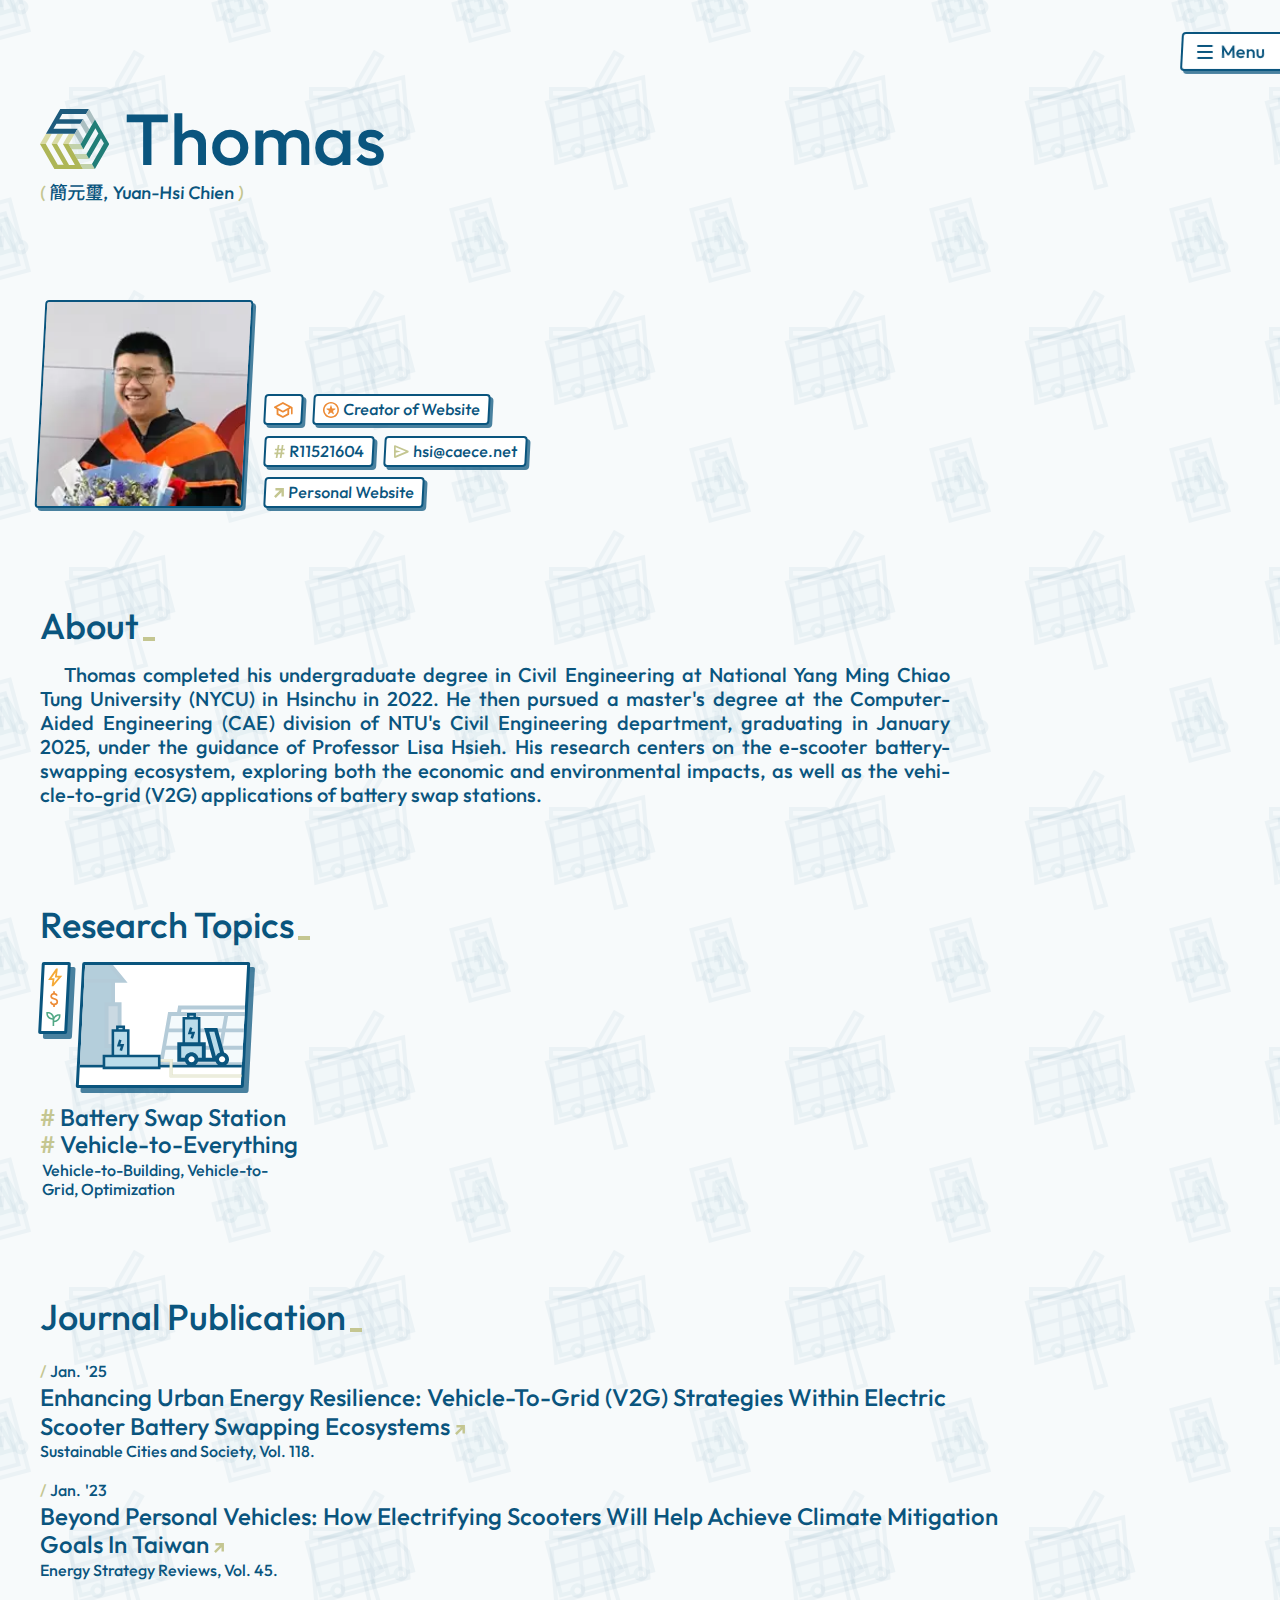
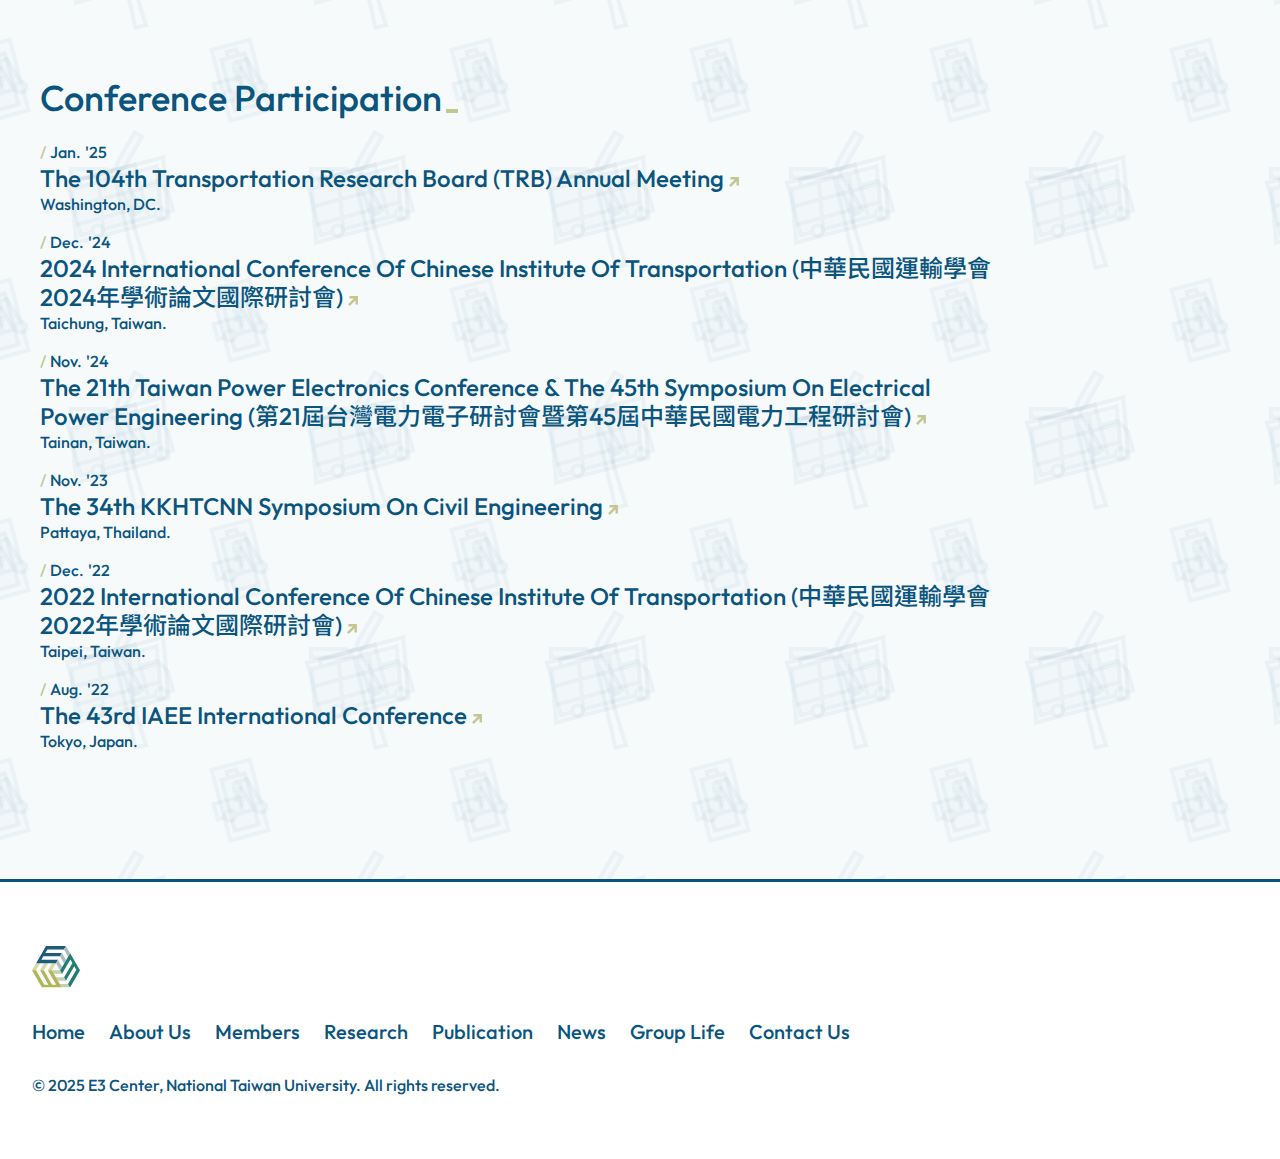
<file: members/r11521604/index.html>
<!DOCTYPE html>
<html lang="en">
<head>
    <meta charset="UTF-8">
    <meta name="viewport" content="width=device-width, initial-scale=1.0">
    <title>Yuan-Hsi Chien | E3 Center</title>
    <meta name="description" content="Housed in the Department of Civil Engineering at National Taiwan University (NTU), E3 research group, directed by Professor I-Yun Lisa Hsieh (謝依芸), is dedicated to overcoming the challenges of sustainable energy transition.">
    <meta name="keywords" content="Yuan-Hsi Chien, YH Chien, 簡元璽, E3 Group, e3, NTU, 台大, 台灣大學">
    <meta name="author" content="Yuan-Hsi Chien">

    <!-- Google Site Verification -->
    <meta name="google-site-verification" content="YA_W9CdDDbSUMcW4Dr4CPEbGFWW61ZRHtBs-gmPTRlU" />

    <!-- Google tag (gtag.js) -->
    <script async src="https://www.googletagmanager.com/gtag/js?id=G-JCJPED8JS6"></script>
    <script>
        window.dataLayer = window.dataLayer || [];
        function gtag(){dataLayer.push(arguments);}
        gtag('js', new Date());

        gtag('config', 'G-JCJPED8JS6');
    </script>

    <!-- Google Tag Manager -->
    <script>(function(w,d,s,l,i){w[l]=w[l]||[];w[l].push({'gtm.start':
    new Date().getTime(),event:'gtm.js'});var f=d.getElementsByTagName(s)[0],
    j=d.createElement(s),dl=l!='dataLayer'?'&l='+l:'';j.async=true;j.src=
    'https://www.googletagmanager.com/gtm.js?id='+i+dl;f.parentNode.insertBefore(j,f);
    })(window,document,'script','dataLayer','GTM-M3L6SMNZ');</script>
    <!-- End Google Tag Manager -->

    <!-- google fonts -->
    <link rel="preconnect" href="https://fonts.googleapis.com">
    <link rel="preconnect" href="https://fonts.gstatic.com" crossorigin>
    <link href="https://fonts.googleapis.com/css2?family=Noto+Sans+TC:wght@100..900&family=Outfit:wght@100..900&display=swap" rel="preload" as="style">
    <link href="https://fonts.googleapis.com/css2?family=Noto+Sans+TC:wght@100..900&family=Outfit:wght@100..900&display=swap" rel="stylesheet">

    <!-- css -->
    <link rel="stylesheet" href="/css/general.css">
    <link rel="stylesheet" href="/css/member.css">

    <!-- js -->
    <script defer src="/js/general.js"></script>

    <!-- favicons -->
    <link rel="apple-touch-icon" sizes="180x180" href="/assets/favicons/apple-touch-icon.png">
    <link rel="icon" type="image/png" sizes="32x32" href="/assets/favicons/favicon-32x32.png">
    <link rel="icon" type="image/png" sizes="16x16" href="/assets/favicons/favicon-16x16.png">
    <link rel="manifest" href="/assets/favicons/site.webmanifest">
    <link rel="mask-icon" href="/assets/favicons/safari-pinned-tab.svg" color="#0a557e">
    <meta name="msapplication-TileColor" content="#0a557e">
    <meta name="theme-color" content="#ffffff">
</head>
<body>
    <main>
        <header>
            <div class="main-name">
                <svg><use href="/assets/sprite.svg#svg-e3-logo"></use></svg>
                <h1>Thomas</h1>
            </div>
            
            <div class="sub-name">
                <span>(</span>
                簡元璽, Yuan-Hsi Chien
                <span>)</span>
            </div>
        </header>
    
        <div class="main-info">
            <div class="photo skewed-block" b-role="block" style="background-image: url(/assets/mem/r11521604-20w.webp);">
                <img 
                    loading="lazy"
                    src="/assets/mem/r11521604.jpg" 
                    srcset="/assets/mem/r11521604-200w.webp 200w, 
                            /assets/mem/r11521604-400w.webp 400w, 
                            /assets/mem/r11521604-600w.webp 600w, 
                            /assets/mem/r11521604-800w.webp 800w
                    "
                    sizes="5rem"
                    alt="Thomas 簡元璽"
                />
            </div>
    
            <div class="tags">
                <div class="tag skewed-block" b-role="btn" title="Master's">
                    <svg><use href="/assets/sprite.svg#svg-hat-master-graduated"></use></svg>
                </div>
    
                <div class="tag skewed-block" b-role="btn" title="Honors">
                    <svg><use href="/assets/sprite.svg#svg-honors"></use></svg>
                    Creator of Website
                </div>
    
                <div class="tag skewed-block" b-role="btn" title="Student ID">
                    <svg><use href="/assets/sprite.svg#svg-hash"></use></svg>
                    R11521604
                </div>
    
                <a href="mailto:hsi@caece.net" class="tag skewed-block" b-role="btn" b-hoverable title="E-mail">
                    <svg><use href="/assets/sprite.svg#svg-send-s"></use></svg>
                    hsi@caece.net
                </a>
    
                <a href="https://dobahsi.github.io" class="tag skewed-block" b-role="btn" b-hoverable title="Personal Website">
                    <svg><use href="/assets/sprite.svg#svg-arrow-top-right"></use></svg>
                    Personal Website
                </a>
            </div>
        </div>

        <section id="about">
            <h2>About</h2>
            <div class="content">
                <p>
                    Thomas completed his undergraduate degree in Civil Engineering at National Yang Ming Chiao Tung University (NYCU) in Hsinchu in 2022. He then pursued a master's degree at the Computer-Aided Engineering (CAE) division of NTU's Civil Engineering department, graduating in January 2025, under the guidance of Professor Lisa Hsieh. His research centers on the e-scooter battery-swapping ecosystem, exploring both the economic and environmental impacts, as well as the vehicle-to-grid (V2G) applications of battery swap stations.
                </p>
            </div>
        </section>

        <section id="research">
            <h2>Research Topics</h2>
            <div class="content">
                <!-- Battery Swap Station -->
                <div class="res-block">
                    <div class="res-img-wrapper">
                        <div class="res-fields-block">
                            <svg class="res-fields" xmlns="http://www.w3.org/2000/svg" viewBox="0 0 30 74">
                                <path class="fill-r-yellow" data-check="true" d="M14.55,20.21l5.18-6.2h-4l.73-5.68-4.63,6.68h3.48l-.75,5.2Zm-2.55,3.8l1-7H8L17,4.01h2l-1,8h6l-10,12h-2Z"/>
                                <path class="fill-r-orange" data-check="true" d="M13.72,47.51v-2.15c-.88-.2-1.65-.58-2.29-1.15-.64-.57-1.11-1.37-1.41-2.4l1.85-.75c.25,.8,.62,1.41,1.11,1.83s1.14,.63,1.94,.63c.68,0,1.26-.15,1.74-.46s.71-.79,.71-1.44c0-.58-.18-1.05-.55-1.39s-1.22-.73-2.55-1.16c-1.43-.45-2.42-.99-2.95-1.61s-.8-1.39-.8-2.29c0-1.08,.35-1.93,1.05-2.53s1.42-.94,2.15-1.03v-2.1h2v2.1c.83,.13,1.52,.44,2.06,.91s.94,1.05,1.19,1.74l-1.85,.8c-.2-.53-.48-.93-.85-1.2s-.87-.4-1.5-.4c-.73,0-1.29,.16-1.68,.49s-.58,.73-.58,1.21c0,.55,.25,.98,.75,1.3s1.37,.65,2.6,1c1.15,.33,2.02,.86,2.61,1.59s.89,1.56,.89,2.51c0,1.18-.35,2.08-1.05,2.7-.7,.62-1.57,1-2.6,1.15v2.1h-2Z"/>
                                <path class="fill-r-green" data-check="true" d="M13.11,69.01v-7.09c-.95,0-1.86-.18-2.73-.54s-1.64-.88-2.31-1.54-1.18-1.44-1.53-2.31-.53-1.79-.53-2.73v-1.78h1.78c.93,0,1.84,.18,2.71,.54s1.64,.88,2.31,1.54c.46,.46,.84,.96,1.14,1.51,.3,.55,.54,1.13,.7,1.76,.07-.1,.16-.2,.24-.3s.19-.2,.29-.3c.67-.67,1.44-1.18,2.31-1.54,.87-.36,1.79-.54,2.73-.54h1.78v1.78c0,.95-.18,1.86-.54,2.73-.36,.87-.88,1.64-1.54,2.31s-1.43,1.18-2.3,1.53-1.77,.53-2.72,.53v4.44h-1.78Zm0-8.89c0-.71-.14-1.39-.41-2.03s-.66-1.22-1.17-1.72-1.08-.89-1.72-1.17-1.32-.41-2.03-.41c0,.71,.13,1.39,.4,2.04s.65,1.23,1.16,1.73c.5,.5,1.08,.89,1.73,1.16s1.33,.4,2.04,.4Zm1.78,2.67c.71,0,1.39-.13,2.03-.4s1.22-.65,1.72-1.16,.89-1.08,1.17-1.73,.41-1.33,.41-2.04c-.71,0-1.39,.14-2.04,.41s-1.23,.66-1.73,1.17-.89,1.08-1.16,1.72-.4,1.32-.4,2.03Z"/>
                            </svg>
                        </div>

                        <a class="res-img-block">
                            <svg class="res-img" xmlns="http://www.w3.org/2000/svg" viewBox="0 0 194 138">
                                <g>
                                    <polygon class="fill-m-light" points="0 116.5 41.49 116.5 41.49 95.5 48.99 95.5 48.99 43 41.49 43 41.49 20.5 55.98 20.5 39.25 0 0 0 0 116.5"/>
                                    <rect class="fill-house-light" x="33.99" y="47.5" width="10.5" height="43.5"/>
                                    <polygon class="fill-house-dark" points="0 112 36.99 112 36.99 95.5 29.49 95.5 29.49 43 36.99 43 36.99 20.5 0 20.5 0 112"/>
                                    <polygon class="fill-house-dark" points="0 16 46.5 16 33.44 0 0 0 0 16"/>
                                </g>
                                <g>
                                    <polygon class="fill-m-light" points="212.94 46.69 114.25 46.69 112.94 54.2 102.65 54.2 91.78 116.5 192.72 116.5 192.72 116.5 200.76 116.5 212.94 46.69"/>
                                    <polygon class="fill-m-3-light" points="131.42 93.11 134.1 77.59 163.96 77.59 161.27 93.11 131.42 93.11"/>
                                    <polygon class="fill-m-3-light" points="160.51 97.54 157.99 112.07 128.14 112.07 130.65 97.54 160.51 97.54"/>
                                    <polygon class="fill-m-3-light" points="126.92 93.11 100.36 93.11 103.07 77.59 129.61 77.59 126.92 93.11"/>
                                    <polygon class="fill-m-3-light" points="134.87 73.16 137.39 58.63 167.24 58.63 164.72 73.16 134.87 73.16"/>
                                    <polygon class="fill-m-3-light" points="168.46 77.59 195.01 77.59 192.31 93.11 165.77 93.11 168.46 77.59"/>
                                    <polygon class="fill-m-3-light" points="169.22 73.16 171.74 58.63 198.32 58.63 195.79 73.16 169.22 73.16"/>
                                    <polygon class="fill-m-3-light" points="132.89 58.63 130.37 73.16 103.84 73.16 106.38 58.63 132.89 58.63"/>
                                    <polygon class="fill-m-3-light" points="99.59 97.54 126.15 97.54 123.64 112.07 97.05 112.07 99.59 97.54"/>
                                    <polygon class="fill-m-3-light" points="162.49 112.07 165 97.54 191.53 97.54 189 112.07 162.49 112.07"/>
                                    <polygon class="fill-m-bg" points="117.98 51.12 117.44 54.2 203.6 54.2 193.5 112.07 197.03 112.07 207.67 51.12 117.98 51.12"/>
                                </g>
                                <rect class="fill-m" x="-3" y="115" width="200" height="3"/>
                                <g>
                                    <polygon class="fill-m" points="53.05 73.98 53.05 69.54 42.7 69.54 42.7 73.98 37.53 73.98 37.53 115.35 58.22 115.35 58.22 73.98 53.05 73.98"/>
                                    <rect class="fill-m-3" x="40.49" y="76.93" width="14.77" height="35.46"/>
                                    <rect class="fill-m-3" x="45.66" y="72.5" width="4.43" height="1.48"/>
                                    <polygon class="fill-m" points="49.56 98.99 46.74 98.09 48.07 93.92 43.64 93.92 46.19 85.9 49.01 86.8 47.68 90.97 52.11 90.97 49.56 98.99"/>
                                    <animateMotion path="m0,0v-19.1c0-8.28,6.72-15,15-15h51.67c8.28,0,15,6.72,15,15v4.95" begin="indefinite" dur="10s" repeatCount="indefinite" calcMode="spline" keySplines="0,0,1,1;0.6,0,0.4,1;0,0,1,1;0.6,0,0.4,1;0,0,1,1" keyPoints="0;0;1;1;0;0" keyTimes="0;0.3;0.45;0.55;0.7;1"/>
                                </g>
                                <g>
                                    <polygon class="fill-m" points="134.71 59.83 134.71 55.4 124.37 55.4 124.37 59.83 119.2 59.83 119.2 101.2 139.88 101.2 139.88 59.83 134.71 59.83"/>
                                    <rect class="fill-m-3" x="122.15" y="62.79" width="14.77" height="35.46"/>
                                    <rect class="fill-m-3" x="127.33" y="58.35" width="4.43" height="1.48"/>
                                    <polygon class="fill-m" points="131.23 84.84 128.41 83.95 129.74 79.78 125.31 79.78 127.86 71.76 130.67 72.65 129.35 76.82 133.78 76.82 131.23 84.84"/>
                                    <animateMotion path="m0,0v-4.95c0-8.28-6.72-15-15-15h-25c-8.28,0-15,6.72-15,15v19.1" begin="indefinite" dur="10s" repeatCount="indefinite" calcMode="spline" keySplines="0,0,1,1;0.6,0,0.4,1;0,0,1,1;0.6,0,0.4,1;0,0,1,1" keyPoints="0;0;1;1;0;0" keyTimes="0;0.05;0.2;0.8;0.95;1"/>
                                </g>
                                <g>
                                    <path class="fill-m" d="M167.09,100.89l-7.73-28.42h-15.27l9.35,34.35h-7.47v-17.73h-32.76v22.23h8.93c1.15,3.02,4.04,5.18,7.46,5.18s6.31-2.16,7.46-5.18h20.27c1.15,3.02,4.04,5.18,7.46,5.18,4.41,0,8-3.59,8-8,0-3.59-2.4-6.61-5.67-7.61Z"/>
                                    <path class="fill-m-3" d="M141.47,106.82h-4.07c-.77-3.6-3.98-6.32-7.81-6.32s-7.04,2.71-7.81,6.32h-4.07v-13.23h23.76v13.23Z"/>
                                    <path class="fill-m-bg" d="M164.77,112c-1.93,0-3.5-1.57-3.5-3.5s1.57-3.5,3.5-3.5,3.5,1.57,3.5,3.5-1.57,3.5-3.5,3.5Z"/>
                                    <path class="fill-m-bg" d="M129.59,112c-1.93,0-3.5-1.57-3.5-3.5s1.57-3.5,3.5-3.5,3.5,1.57,3.5,3.5-1.57,3.5-3.5,3.5Z"/>
                                    <path class="fill-m" d="M155.92,76.97l6.51,23.93c-2.12,.65-3.86,2.15-4.82,4.12l-7.63-28.04h5.94Z"/>
                                    <path class="fill-m-3" d="M162.43,100.9l-6.51-23.93h-5.94l7.63,28.04c.96-1.97,2.7-3.46,4.82-4.12Z"/>
                                </g>
                                <g>
                                    <polyline class="stroke-s stroke-3" points="91.61 109.83 106.01 109.83 106.01 127.83 197 127.83"/>
                                    <polyline class="stroke-s-light stroke-3 ani-energy-through longer" points="91.61 109.83 106.01 109.83 106.01 127.83 197 127.83"/>
                                    <polygon class="fill-m" points="93.91 103.33 27.24 103.33 27.24 120 93.91 120 93.91 103.33 93.91 103.33"/>
                                    <polyline class="fill-m-3" points="90.91 106.33 90.91 117 30.24 117 30.24 106.33 90.91 106.33"/>
                                </g>
                            </svg>
                            <!-- <div class="ani-top-layer"></div> -->
                        </a>
                    </div>

                    <div class="res-info">
                        <div class="res-tag">
                            <span class="res-tag-icon">#</span>
                            <span class="res-tag-text">Battery Swap Station</span>
                        </div>

                        <div class="res-tag">
                            <span class="res-tag-icon">#</span>
                            <span class="res-tag-text">Vehicle-to-Everything</span>
                        </div>

                        <div class="res-info-minor">
                            Vehicle-to-Building, Vehicle-to-Grid, Optimization
                        </div>
                    </div>
                </div>
            </div>
        </section>

        <section id="journal" class="publication">
            <h2>Journal Publication</h2>
            <div class="content">             
                <div class="pub-block">
                    <div class="pub-date">
                        <div class="pub-date-slash">/</div>
                        <div class="pub-date-mm">Jan.</div>
                        <div class="pub-date-yy">'25</div>
                    </div>

                    <div class="pub-info">
                        <a class="pub-title-block" target="_blank" href="https://doi.org/10.1016/j.scs.2024.106004">
                            <span class="pub-title">
                                Enhancing Urban Energy Resilience: Vehicle-to-Grid (V2G) Strategies within Electric Scooter Battery Swapping Ecosystems
                            </span>

                            <svg xmlns="http://www.w3.org/2000/svg" viewBox="0 0 10 10" width="0.625rem">
                                <polygon class="fill-s" points="1.45 .06 1.45 2.49 5.8 2.49 .06 8.22 1.78 9.94 7.51 4.2 7.51 8.55 9.94 8.55 9.94 .06 1.45 .06"/>
                            </svg>
                        </a>
                        
                        <div class="pub-subtitle">
                            Sustainable Cities and Society, Vol. 118.
                        </div>
                    </div>
                </div>

                <div class="pub-block">
                    <div class="pub-date">
                        <div class="pub-date-slash">/</div>
                        <div class="pub-date-mm">Jan.</div>
                        <div class="pub-date-yy">'23</div>
                    </div>

                    <div class="pub-info">
                        <a class="pub-title-block" target="_blank" href="https://doi.org/10.1016/j.esr.2023.101056">
                            <span class="pub-title">
                                Beyond personal vehicles: How electrifying scooters will help achieve climate mitigation goals in Taiwan
                            </span>

                            <svg xmlns="http://www.w3.org/2000/svg" viewBox="0 0 10 10" width="0.625rem">
                                <polygon class="fill-s" points="1.45 .06 1.45 2.49 5.8 2.49 .06 8.22 1.78 9.94 7.51 4.2 7.51 8.55 9.94 8.55 9.94 .06 1.45 .06"/>
                            </svg>
                        </a>
                        
                        <div class="pub-subtitle">
                            Energy Strategy Reviews, Vol. 45.
                        </div>
                    </div>
                </div>
            </div>
        </section>

        <section id="conference" class="publication">
            <h2>Conference Participation</h2>
            <div class="content">
                <div class="pub-block">
                    <div class="pub-date">
                        <div class="pub-date-slash">/</div>
                        <div class="pub-date-mm">Jan.</div>
                        <div class="pub-date-yy">'25</div>
                    </div>

                    <div class="pub-info">
                        <a class="pub-title-block" target="_blank" href="https://trb-annual-meeting.nationalacademies.org/">
                            <span class="pub-title">
                                The 104th Transportation Research Board (TRB) Annual Meeting
                            </span>

                            <svg xmlns="http://www.w3.org/2000/svg" viewBox="0 0 10 10" width="0.625rem">
                                <polygon class="fill-s" points="1.45 .06 1.45 2.49 5.8 2.49 .06 8.22 1.78 9.94 7.51 4.2 7.51 8.55 9.94 8.55 9.94 .06 1.45 .06"/>
                            </svg>
                        </a>
                        
                        <div class="pub-subtitle">
                            Washington, DC.
                        </div>
                    </div>
                </div>

                <div class="pub-block">
                    <div class="pub-date">
                        <div class="pub-date-slash">/</div>
                        <div class="pub-date-mm">Dec.</div>
                        <div class="pub-date-yy">'24</div>
                    </div>

                    <div class="pub-info">
                        <a class="pub-title-block" target="_blank" href="https://cit.org.tw/2024/include/index.php">
                            <span class="pub-title">
                                2024 International Conference of Chinese Institute of Transportation (中華民國運輸學會2024年學術論文國際研討會)
                            </span>

                            <svg xmlns="http://www.w3.org/2000/svg" viewBox="0 0 10 10" width="0.625rem">
                                <polygon class="fill-s" points="1.45 .06 1.45 2.49 5.8 2.49 .06 8.22 1.78 9.94 7.51 4.2 7.51 8.55 9.94 8.55 9.94 .06 1.45 .06"/>
                            </svg>
                        </a>
                        
                        <div class="pub-subtitle">
                            Taichung, Taiwan.
                        </div>
                    </div>
                </div>

                <div class="pub-block">
                    <div class="pub-date">
                        <div class="pub-date-slash">/</div>
                        <div class="pub-date-mm">Nov.</div>
                        <div class="pub-date-yy">'24</div>
                    </div>

                    <div class="pub-info">
                        <a class="pub-title-block" target="_blank" href="https://site.etop.org.tw/2024POWER">
                            <span class="pub-title">
                                The 21th Taiwan Power Electronics Conference & The 45th Symposium on Electrical Power Engineering (第21屆台灣電力電子研討會暨第45屆中華民國電力工程研討會)
                            </span>

                            <svg xmlns="http://www.w3.org/2000/svg" viewBox="0 0 10 10" width="0.625rem">
                                <polygon class="fill-s" points="1.45 .06 1.45 2.49 5.8 2.49 .06 8.22 1.78 9.94 7.51 4.2 7.51 8.55 9.94 8.55 9.94 .06 1.45 .06"/>
                            </svg>
                        </a>
                        
                        <div class="pub-subtitle">
                            Tainan, Taiwan.
                        </div>
                    </div>
                </div>

                <div class="pub-block">
                    <div class="pub-date">
                        <div class="pub-date-slash">/</div>
                        <div class="pub-date-mm">Nov.</div>
                        <div class="pub-date-yy">'23</div>
                    </div>

                    <div class="pub-info">
                        <a class="pub-title-block" target="_blank" href="https://civil.eng.chula.ac.th/kkhtcnn2023/">
                            <span class="pub-title">
                                The 34th KKHTCNN Symposium on Civil Engineering
                            </span>

                            <svg xmlns="http://www.w3.org/2000/svg" viewBox="0 0 10 10" width="0.625rem">
                                <polygon class="fill-s" points="1.45 .06 1.45 2.49 5.8 2.49 .06 8.22 1.78 9.94 7.51 4.2 7.51 8.55 9.94 8.55 9.94 .06 1.45 .06"/>
                            </svg>
                        </a>
                        
                        <div class="pub-subtitle">
                            Pattaya, Thailand.
                        </div>
                    </div>
                </div>

                <div class="pub-block">
                    <div class="pub-date">
                        <div class="pub-date-slash">/</div>
                        <div class="pub-date-mm">Dec.</div>
                        <div class="pub-date-yy">'22</div>
                    </div>

                    <div class="pub-info">
                        <a class="pub-title-block" target="_blank" href="https://cit.org.tw/2022/include/index.php">
                            <span class="pub-title">
                                2022 International Conference of Chinese Institute of Transportation (中華民國運輸學會2022年學術論文國際研討會)
                            </span>

                            <svg xmlns="http://www.w3.org/2000/svg" viewBox="0 0 10 10" width="0.625rem">
                                <polygon class="fill-s" points="1.45 .06 1.45 2.49 5.8 2.49 .06 8.22 1.78 9.94 7.51 4.2 7.51 8.55 9.94 8.55 9.94 .06 1.45 .06"/>
                            </svg>
                        </a>
                        
                        <div class="pub-subtitle">
                            Taipei, Taiwan.
                        </div>
                    </div>
                </div>

                <div class="pub-block">
                    <div class="pub-date">
                        <div class="pub-date-slash">/</div>
                        <div class="pub-date-mm">Aug.</div>
                        <div class="pub-date-yy">'22</div>
                    </div>

                    <div class="pub-info">
                        <a class="pub-title-block" target="_blank" href="https://www.iaee.org/documents/2022/Tokyo22_CfP.pdf">
                            <span class="pub-title">
                                The 43rd IAEE International Conference
                            </span>

                            <svg xmlns="http://www.w3.org/2000/svg" viewBox="0 0 10 10" width="0.625rem">
                                <polygon class="fill-s" points="1.45 .06 1.45 2.49 5.8 2.49 .06 8.22 1.78 9.94 7.51 4.2 7.51 8.55 9.94 8.55 9.94 .06 1.45 .06"/>
                            </svg>
                        </a>
                        
                        <div class="pub-subtitle">
                            Tokyo, Japan.
                        </div>
                    </div>
                </div>

            </div>
        </section>

        <!-- <section class="list">
            <h2>Skills</h2>
            <ul class="content">
                <li class="list-block">
                    <svg xmlns="http://www.w3.org/2000/svg" viewBox="0 0 17 16">
                        <polygon class="fill-s" points="9 0 6.71 2.29 10.81 6.38 0 6.38 0 9.62 10.81 9.62 6.71 13.71 9 16 17 8 9 0"/>
                    </svg>
                    <div class="list-title">Frontend Development: CSS, Javascript</div>
                </li>

                <li class="list-block">
                    <svg xmlns="http://www.w3.org/2000/svg" viewBox="0 0 17 16">
                        <polygon class="fill-s" points="9 0 6.71 2.29 10.81 6.38 0 6.38 0 9.62 10.81 9.62 6.71 13.71 9 16 17 8 9 0"/>
                    </svg>
                    <div class="list-title">Data Analysis: Python (Scipy, Pandas, Matplotlib, Selenium)</div>
                </li>

                <li class="list-block">
                    <svg xmlns="http://www.w3.org/2000/svg" viewBox="0 0 17 16">
                        <polygon class="fill-s" points="9 0 6.71 2.29 10.81 6.38 0 6.38 0 9.62 10.81 9.62 6.71 13.71 9 16 17 8 9 0"/>
                    </svg>
                    <div class="list-title">2D Graphic Design: Illustrator, Photoshop</div>
                </li>

                <li class="list-block">
                    <svg xmlns="http://www.w3.org/2000/svg" viewBox="0 0 17 16">
                        <polygon class="fill-s" points="9 0 6.71 2.29 10.81 6.38 0 6.38 0 9.62 10.81 9.62 6.71 13.71 9 16 17 8 9 0"/>
                    </svg>
                    <div class="list-title">3D Graphic Design: Rhino, Grasshopper, Fusion 360, SketchUp</div>
                </li>

                <li class="list-block">
                    <svg xmlns="http://www.w3.org/2000/svg" viewBox="0 0 17 16">
                        <polygon class="fill-s" points="9 0 6.71 2.29 10.81 6.38 0 6.38 0 9.62 10.81 9.62 6.71 13.71 9 16 17 8 9 0"/>
                    </svg>
                    <div class="list-title">Other: Autodesk Revit</div>
                </li>
            </ul>
        </section> -->
    </main>

    <footer>
        <a class="ftr-logo">
            <svg><use href="/assets/sprite.svg#svg-e3-logo"></use></svg>
        </a>

        <div class="ftr-link-wrapper">
            <a class="ftr-link" href="/#home">Home</a>

            <a class="ftr-link" href="/#about-us">About Us</a>

            <a class="ftr-link" href="/#members">Members</a>

            <a class="ftr-link" href="/#research">Research</a>

            <a class="ftr-link" href="/#publication">Publication</a>

            <a class="ftr-link" href="/#news">News</a>

            <a class="ftr-link" href="/#group-life">Group Life</a>

            <a class="ftr-link" href="/#contact-us">Contact Us</a>
        </div>

        <div class="ftr-info">
            &copy; 2025 E3 Center, National Taiwan University. All rights reserved.
            <!-- Rm. 601, No. 188, Sec. 3, Xinhai Rd., Da'an Dist., Taipei City 106327, Taiwan (R.O.C.) -->
        </div>
    </footer>

    <div class="body-bg">
        <div class="body-bg-1"></div>
        <div class="body-bg-2"></div>
        <div class="body-bg-3"></div>
    </div>

    <a class="to-top-btn skewed-block" href="#top" b-role="btn" b-hoverable>
        <svg xmlns="http://www.w3.org/2000/svg" viewBox="0 0 20 20" width="1.25rem">
            <polygon class="fill-m" points="8.5,19.9 8.5,5.8 2.9,11.4 0.8,9.3 10,0.1 19.2,9.3 17.1,11.4 11.5,5.8 11.5,19.9"/>
        </svg>
        Top
    </a>
    
    <button class="menu-btn skewed-block" type="button" b-role="btn" b-hoverable>
        <svg><use href="/assets/sprite.svg#svg-menu"></use></svg>
        <p>Menu</p>
    </button>

    <nav class="menu display-none">
        <div class="menu-bg"></div>

        <ul class="menu-wrapper">
            <ui>
                <button type="button" class="menu-close-btn skewed-block" b-role="btn" b-hoverable hover-text="Home">
                    <svg><use href="/assets/sprite.svg#svg-close"></use></svg>
                </button>
            </ui>

            <ui>
                <a href="/#home" class="menu-a skewed-block" b-role="btn" b-hoverable hover-text="Home">
                    <svg><use href="/assets/sprite.svg#svg-home"></use></svg>
                    <span>Home</span>
                </a>
            </ui>

            <ui>
                <a href="/#about-us" class="menu-a skewed-block" b-role="btn" b-hoverable hover-text="About Us">
                    <svg><use href="/assets/sprite.svg#svg-info"></use></svg>
                    <span>About Us</span>
                </a>
            </ui>

            <ui>
                <a href="/#members" class="menu-a skewed-block" b-role="btn" b-hoverable hover-text="Members">
                    <svg><use href="/assets/sprite.svg#svg-members"></use></svg>
                    <span>Members</span>
                </a>
            </ui>

            <ui>
                <a href="/#research" class="menu-a skewed-block" b-role="btn" b-hoverable hover-text="Research">
                    <svg><use href="/assets/sprite.svg#svg-scholar"></use></svg>
                    <span>Research</span>
                </a>
            </ui>
            
            <ui>
                <a href="/#publication" class="menu-a skewed-block" b-role="btn" b-hoverable hover-text="Publication">
                    <svg><use href="/assets/sprite.svg#svg-book"></use></svg>
                    <span>Publication</span>
                </a>
            </ui>
            
            <ui>
                <a href="/#news" class="menu-a skewed-block" b-role="btn" b-hoverable hover-text="News">
                    <svg><use href="/assets/sprite.svg#svg-news"></use></svg>
                    <span>News</span>
                </a>
            </ui>

            <ui>
                <a href="/#group-life" class="menu-a skewed-block" b-role="btn" b-hoverable hover-text="Group Life">
                    <svg><use href="/assets/sprite.svg#svg-picture"></use></svg>
                    <span>Group Life</span>
                </a>
            </ui>

            <ui>
                <a href="/#contact-us" class="menu-a skewed-block" b-role="btn" b-hoverable hover-text="Contact Us">
                    <svg><use href="/assets/sprite.svg#svg-send"></use></svg>
                    <span>Contact Us</span>
                </a>
            </ui>
        </ul>
    </nav>
</body>
</html>
</file>
<file: css/style.css>
/* start css */
#home {
    --_window-padding: 2rem;
    --_hp-text-width: 23rem;
    --_home-min-height: 50rem;
    --_home-max-width: 120rem;

    height: clamp(var(--_home-min-height), 100svh, 75rem);
    margin-inline: auto;
    padding: var(--_window-padding);
    background-color: var(--page-bg-color);
    overflow: hidden;
    
    position: relative;
    display: flex;
    align-items: center;
    justify-content: center;

    .hp-plane {
        --_y-location: 17%;
        
        .hp-plane-text {
            font-size: 1.375rem;
            color: var(--main-color);
        }
    }

    .hp-mainthing {
        width: min(100%, var(--_home-max-width));
        padding-inline: 5rem 2rem;

        position: relative;
        display: flex;
        align-items: center;
        justify-content: space-between;
        gap: 1rem;
    }

    .hp-text {
        flex-shrink: 0;
        width: 23rem;
        
        display: grid;
        gap: 4rem;
        justify-items: start;
    }
    
    .hp-title {
        & h1 {
            font-size: 4rem;

            display: flex;

            & svg {
                height: 3.75rem;
                translate: 0.375rem -1.25rem;
            }
        }

        & span {font-size: 1.25rem;}
    }

    .hp-3e {
        & p {
            font-size: 2rem;

            display: flex;
            align-items: baseline;

            &::after {
                content: '';
                width: 0.75rem;
                height: 0.25rem;
                margin-left: 0.25rem;
                translate: 0 50%;
                background-color: var(--secondary-color);
            }
        }
    }

    .hp-about-us {
        --_adjusted-font-size: 1.5rem;
        --_adjusted-border-width: 0.1875rem;
        --_adjusted-shadow-shift: 0.3125rem;
        --_adjusted-hover-shadow-shift: 0.4375rem;
    }

    .hp-scroll-for-more {
        position: absolute;
        left: 50%;
        transform: translateX(-50%);
        bottom: var(--_window-padding);
        user-select: none;

        display: grid;
        place-items: center;
        gap: 0.125rem;
    }

    .hp-last-update {
        position: absolute;
        bottom: var(--_window-padding);
        right: max(var(--_window-padding), calc((100% - var(--_home-max-width))/2 + var(--_window-padding)));
        text-align: right;
    }

    /* < 1600px */
    @media (width < 100rem) {
        .hp-mainthing {
            padding-inline: 3rem 1.5rem;
            gap: 0;
        }

        .hp-text {
            width: 18rem;

            gap: 2.5rem;
        }

        .hp-title {
            & h1 {
                font-size: 3rem;
    
                & svg {
                    height: 2.75rem;
                    translate: 0.5rem -0.75rem;
                }
            }
    
            & span {font-size: 1rem;}
        }

        .hp-3e p {font-size: 1.5rem;}

        .hp-about-us {--_adjusted-font-size: 1.125rem;}

        .hp-scroll-for-more, .hp-last-update {
            font-size: 0.75rem;
        }
    }

    @media (width < 75rem) {
        --_window-padding: 1rem;

        .hp-mainthing {padding-inline: 1rem 0;}
    }

    @media (width < 64rem) {
        --_home-min-height: 59rem;

        align-items: end;

        .hp-mainthing {
            padding-block: 7rem 4rem;
            padding-inline: 1rem;
            height: 100%;

            flex-direction: column;
            justify-content: space-around;
            gap: 3rem;
        }

        .hp-text {
            width: 100%;
            padding-inline: 3rem;
            gap: 2rem;
        }

        .hp-about-us {
            justify-self: end;
            margin-inline-end: 1rem;
        }

        .hp-scroll-for-more {
            display: none;
        }
    }

    @media (width <= 48rem) {
        --_home-min-height: 44rem;

        .hp-small-no, .hp-about-us {display: none;}

        .hp-101 {scale: 0.9;}
        .hp-pv-panel {--_small_move: 21.41%;}
        .hp-turbine {--_small_move: -19.54%;}
        .hp-small-move {translate: var(--_small_move) 0;}

        .hp-mainthing {
            padding-block: 5rem 3rem;
            padding-inline: 0;
            gap: 1rem;
        }

        .hp-text {
            padding-inline: 1rem;
            gap: 1rem;
        }

        .hp-img {
            max-width: initial;
            width: 200%;
        }
    }
}

/* hp animations */
.hp-rain-front line, .hp-rain-back line {
    stroke: var(--main-color);
    opacity: var(--_rain-opacity);
    stroke-width: var(--_rain-width);
    stroke-dasharray: var(--_rain-length) 1000;
    stroke-dashoffset: var(--_rain-length);
    animation: var(--_ani-name) linear infinite;
}

.hp-rain-front{
    --_ani-name: rain-stroke-front;
    --_rain-opacity: 0.65;
    --_rain-length: 5rem;
    --_rain-width: 0.1875rem;
}

.hp-rain-back {
    --_ani-name: rain-stroke-back;
    --_rain-opacity: 0.5;
    --_rain-length: 3.75rem;
    --_rain-width: 0.125rem;

    & path {
        stroke: var(--main-color);
        fill: none;
        stroke-dasharray: 2 4.25;
        stroke-width: 4;
        opacity: 1;
        transform: scale(0);
        animation: rain-splat linear infinite;
    }
}

.hp-wind {
    --_translate-y-start: -0.3125rem;
    --_translate-y-end: 0.3125rem;
    animation: translate-var 2s ease-in-out infinite alternate;

    &[wind-no="2"] {animation-delay: -1s;}
    &[wind-no="3"] {animation-delay: -0.5s;}
    &[wind-no="4"] {animation-delay: -1.5s;}
}

.hp-wire-left, .hp-wire-right {
    .ani-energy-through {
        --_offset-start: 20;
        --_offset-end: -200;
        animation: energy-through 3s linear infinite;
        stroke-dasharray: 0.75rem 9999;
    }
}

.hp-battery {
    --_stroke-width: 1.25rem;
    --_full-charge: 3rem;
}

.hp-energy-storage {
    --_stroke-width: 2.1875rem;
    --_full-charge: 4.25rem;
}

.hp-battery, .hp-energy-storage {
    .ani-battery-charge {
        stroke-width: var(--_stroke-width);
        animation: battery-charge 4s ease-out infinite;
    }

    .ani-electric-flashing {
        animation: electric-flashing 2s step-end infinite;
    }
}

@keyframes battery-charge {
    0% {stroke-dasharray: 0 9999;}
    60%, 100% {stroke-dasharray: var(--_full-charge) 9999;}
}

@keyframes electric-flashing {
    0% {fill: var(--main-color-2);}
    10%, 100% {fill: var(--main-color);}
}

.hp-pv-panel {
    --_ani-time: 4s;

    & [ani-wave] {animation: panel-flash var(--_ani-time) step-end infinite;}
    & [ani-wave="2"] {animation-delay: calc(var(--_ani-time) * 0.1);}
    & [ani-wave="3"] {animation-delay: calc(var(--_ani-time) * 0.2);}
    & [ani-wave="4"] {animation-delay: calc(var(--_ani-time) * 0.3);}
    & [ani-wave="5"] {animation-delay: calc(var(--_ani-time) * 0.4);}
}

@keyframes panel-flash {
    0% {fill: var(--_flash-light, var(--main-3-light));}
    10%, 100% {fill: var(--_flash-dark, var(--main-color-3));}
}

.hp-fubon-a25 {
    .ani-elevator {
        --_offset-start: -5;
        --_offset-end: -173.5;
        animation: elevator-move 6s ease-in-out infinite alternate;
        stroke-dasharray: 0.625rem 9999;
    }
}

@keyframes elevator-move {
    0%, 20% {stroke-dashoffset: var(--_offset-start);}
    80%, 100% {stroke-dashoffset: var(--_offset-end);}
}

.hp-101 {
    animation: squize-101 9s 3s ease-in-out infinite;
}

@keyframes squize-101 {
    0%, 6%, 100% {transform: scaleY(1);}
    3% {transform: scaleY(0.99);}
}

.hp-breeze-nanshan {
    & [which='front'] {--_translate-x-end: 0.0625rem;}
    & [which='back'] {--_translate-x-end: -0.125rem;}

    & > * {
        animation: building-collapse 6s 2s ease-in-out infinite;
    }
}

@keyframes building-collapse {
    0%, 20%, 100% {translate: var(--_translate-x-start, 0) var(--_translate-y-start);}
    10% {translate: var(--_translate-x-end, 0) var(--_translate-y-end, 0);}
}

.hp-nanshan-a21 {
    & [which='top'] {
        --_translate-y-start: 0.0625rem;
        --_translate-y-end: -0.125rem;

        animation: translate-var 2s ease-in-out infinite alternate;
    }
}

.hp-turbine-blade {
    rotate: 45deg;
    animation: turbine-spin 8s linear infinite;
}

@keyframes turbine-spin {from {rotate: 0deg;} to {rotate: 360deg;}}

.hp-vehicle-to-left, .hp-vehicle-to-right {
    --_car-burr-scaleY: 0.97;

    & > * {animation: car-go-burr 20s linear infinite;}

    & :nth-child(1) {animation-delay: -19s;}
    & :nth-child(2) {animation-delay: -16.5s;}
    & :nth-child(3) {animation-delay: -14s;}
    & :nth-child(4) {animation-delay: -11s;}
    & :nth-child(5) {animation-delay: -9.2s;}
    & :nth-child(6) {animation-delay: -7s;}
    & :nth-child(7) {animation-delay: -2.5s;}

    & :nth-child(1) .ani-line-dash {animation-delay: -0.5s;}
    & :nth-child(2) .ani-line-dash {animation-delay: -1s;}
    & :nth-child(3) .ani-line-dash {animation-delay: -1.25s;}
    & :nth-child(4) .ani-line-dash {animation-delay: -1.75s;}
    & :nth-child(5) .ani-line-dash {animation-delay: -1.15s;}
    & :nth-child(6) .ani-line-dash {animation-delay: -0.85s;}
    & :nth-child(7) .ani-line-dash {animation-delay: -0.25s;}

    .ani-line-dash {
        stroke-dasharray: 0 100%;
        animation: line-dash 2s ease-in-out infinite;
    }
}

.hp-vehicle-to-right {--_car-burr-translate: 1;}
.hp-vehicle-to-left {--_car-burr-translate: -1;}

@keyframes car-go-burr {
    0% {translate: 0 0;}

    5% {transform: scaleY(1);}
    5.8% {transform: scaleY(var(--_car-burr-scaleY));}
    6.6% {transform: scaleY(1);}

    15% {transform: scaleY(1);}
    15.8% {transform: scaleY(var(--_car-burr-scaleY));}
    16.6% {transform: scaleY(1);}

    25% {transform: scaleY(1);}
    25.8% {transform: scaleY(var(--_car-burr-scaleY));}
    26.6% {transform: scaleY(1);}

    35% {transform: scaleY(1);}
    35.8% {transform: scaleY(var(--_car-burr-scaleY));}
    36.6% {transform: scaleY(1);}

    45% {transform: scaleY(1);}
    45.8% {transform: scaleY(var(--_car-burr-scaleY));}
    46.6% {transform: scaleY(1);}

    55% {transform: scaleY(1);}
    55.8% {transform: scaleY(var(--_car-burr-scaleY));}
    56.6% {transform: scaleY(1);}

    65% {transform: scaleY(1);}
    65.8% {transform: scaleY(var(--_car-burr-scaleY));}
    66.6% {transform: scaleY(1);}

    75% {transform: scaleY(1);}
    75.8% {transform: scaleY(var(--_car-burr-scaleY));}
    76.6% {transform: scaleY(1);}

    85% {transform: scaleY(1);}
    85.8% {transform: scaleY(var(--_car-burr-scaleY));}
    86.6% {transform: scaleY(1);}

    95% {transform: scaleY(1);}
    95.8% {transform: scaleY(var(--_car-burr-scaleY));}
    96.6% {transform: scaleY(1);}

    100% {translate: calc(var(--_car-burr-translate) * 110%) 0;}
}

@keyframes vehicle-stroke {
    0% {stroke-dasharray: 0 100%;}
    100% {stroke-dasharray: 100% 0;}
}

.hp-plane {
    --_plane-rotate: -3deg;
    --_plane-fly-duration: 30s;
    --_plane-fly-distance: -200%;
    
    animation: plane-fly var(--_plane-fly-duration) linear -4s infinite;
    &:hover {animation-play-state: paused;}

    .hp-plane-wo-text {animation: plane-wo-text-move 3s ease-in-out alternate infinite;}
    .hp-plane-body {animation: plane-body-move 6s ease-in-out infinite;}
    .hp-plane-blade {animation: plane-blade-spin 0.8s ease-in alternate infinite;}
    .hp-plane-text-wrapper {animation: plane-text-box-skew 3s ease-in-out infinite;}
    .hp-plane-text {fill: #06334b;}
}

@keyframes plane-fly {
    0% {translate: 0% var(--_y-location);}
    100% {translate: var(--_plane-fly-distance) var(--_y-location);}
}

@keyframes plane-wo-text-move {
    0% {translate: 0 -0.125rem;}
    100% {translate: 0 0.125rem;}
}

@keyframes plane-body-move {
    0%, 100% {rotate: var(--_plane-rotate);}
    50% {rotate: calc(-0.5 * var(--_plane-rotate));}   
}

@keyframes plane-blade-spin {from {scale: 1 1} to {scale: 1 0;}}

@keyframes plane-text-box-skew {
    25% {transform: skewY(0.2deg);}
    75% {transform: skewY(-0.2deg);}
}

.hp-scroll-for-more {
    .ani-scroll {
        animation: scroll-bounce 4s ease-in-out infinite;
    }
}

@keyframes scroll-bounce {
    0%, 20%, 100% {translate: 0 0.125rem;}
    10% {translate: 0 0.25rem;}
}

@keyframes rain-stroke-front {
    0%, 30% {
        stroke-dashoffset: var(--_rain-length);
    }
    to {
        stroke-dashoffset: -600;
    }
    
}

@keyframes rain-stroke-back {
    0% {
        opacity: 0.5;
        stroke-dashoffset: var(--_rain-length);
    }
    60% {
        opacity: 0.5;
    }
    77% {
        opacity: 0;
    }
    80%, 100% {
        opacity: 0;
        stroke-dashoffset: -550;
    }

}

@keyframes rain-splat {
    0%, 70% {
        opacity: 1;
        transform: scale(0);
    }
    83% {
        opacity: 0.5;
        transform: scale(0.7);
    }
    100% {
        opacity: 0;
        transform: scale(1);
    }
}

/* about us */
.abt-section {
    /* --_para-min-width: 768px; */
    --_para-min-width: 50rem;
    --_logo-width: 15rem;
    --_gap: 2rem;

    padding-inline: 1rem;

    display: flex;
    gap: var(--_gap) calc(var(--_gap) * 1.5);
    flex-wrap: wrap;

    & > * {
        flex-grow: 1;
    }

    .abt-text {
        flex-grow: 999;
        flex-basis: calc(
            (min(100%, var(--_para-min-width)) - (100% - var(--_logo-width) - var(--_gap))) * 9999
        );
        
        & p {
            /* margin-block-start: 1rem; */
            font-size: 1.3125rem;
            text-align: justify;
            hyphens: auto;
            text-indent: 2rem;
            
            & sub {
                font-size: 0.75em;
                vertical-align: text-bottom;
            }

            &+p {margin-block-start: 1rem;}
        }

        & a {
            text-decoration: underline;

            &:hover {
                opacity: 0.8;
                text-decoration: none;
            }
        }
    
    }

    .abt-logos {
        margin-inline: auto;
        width: var(--_logo-width);
        user-select: none;
        
        display: flex;
        flex-wrap: wrap;
        gap: 2rem 4rem;
        justify-content: center;

        & img {
            height: 5rem;
            margin-block: auto;
        }
    }

    &[which='sponsors'] {
        padding-inline: 3rem;

        & a {
            display: grid;
            place-content: center;
            
            & img {height: 4rem;}
        }
    }
    
}

/* members */
.mem-section {
    padding-inline: 1rem;

    .mem-quote {width: 0.875rem;}

    .mem-quote, .mem-arrow {
        transform: skewX(var(--block-skew));
    }

    .mem-block[href] {
        cursor: pointer;

        &:hover {
            .mem-img {
                translate: var(--block-hover-translate) var(--block-hover-translate);
                box-shadow: var(--block-hover-shadow-shift) var(--block-hover-shadow-shift) var(--main-shadow-color);
                border-radius: calc(1.5 * var(--_adjusted-border-radius));
            }

            .mem-name {translate: var(--block-hover-translate) var(--block-hover-translate);}
            & svg:has(use[href*="#svg-arrow-right"]) {translate: 0.25rem 0;}
        }

        &:active {
            .mem-img {
                translate: 0 0;
                box-shadow: var(--block-shadow-shift) var(--block-shadow-shift) var(--main-shadow-color);
                border-radius: var(--_adjusted-border-radius);
            }

            .mem-name {translate: 0 0;}
            & svg:has(use[href*="#svg-arrow-right"]) {translate: 0 0;}
        }
    
        & svg:has(use[href*="#svg-arrow-right"]) {
            display: inline-block;
            width: 0.75rem;
            margin-inline-start: 0.25rem;
            transition: var(--hover-transition-time);
        }
    }

    .mem-img {
        --_block-width: calc(var(--_img-width) + 2 * var(--_img-border-w));
        --_block-height: calc(var(--_img-width) / (var(--_img-aspect-ratio)) + 2 * var(--_img-border-w));
        --_adjusted-border-width: var(--_img-border-w);
        --_adjusted-border-radius: var(--_img-border-r);
        --_adjusted-shadow-shift: var(--block-shadow-shift);
        --_content-width: calc((1 + tan(var(--content-skew))) * var(--_img-width));
        
        display: flex;
        align-items: center;
        justify-content: center;
    }

    &[who='L'] {
        --_img-width: 15rem;
        --_img-aspect-ratio: 4/5;
        --_img-border-r: 0.375rem;
        --_img-border-w: 0.1875rem;

        display: grid;
        gap: 1rem;
    
        .mem-block {
            display: flex;
            gap: 3rem;
            flex-wrap: wrap;
        }

        .mem-img img {
            width: calc((1 + tan(var(--content-skew))) * var(--_img-width) * 1.03);
        }
    
        .mem-text {
            transition: var(--hover-transition-time);
    
            display: grid;
            align-content: start;
            justify-items: start;
            gap: 1rem;

            & > * + * {
                margin-inline-start: 0.875rem;
            }
    
            .mem-quote {
                width: 0.875rem;
                translate: 0 0.5rem;
            }

            & a {
                display: flex;
                align-items: center;
                gap: 0.4375rem;

                &:hover {
                    svg:has(use[href*="#svg-send"]) {translate: 0.125rem 0;}
                    svg:has(use[href*="#svg-location"]) {translate: 0 -0.125rem;}
                }
                
                & svg {
                    height: 1rem;
                    transition: var(--hover-transition-time);
                }
            }
        }
    
        .mem-name {
            & div {
                margin-block-start: 0.125rem;
                font-size: 3.75rem;
                line-height: 1;
            }
    
            & span {
                font-size: 1.5rem;
            }
        }
    }

    &[who='M'] {
        --_img-width: 11rem;
        --_img-aspect-ratio: 1/1;
        --_img-border-r: 0.375rem;
        --_img-border-w: 0.1875rem;
    
        display: grid;
        grid-template-columns: repeat(auto-fill, var(--_img-width));
        gap: 1.5rem 3rem;
        justify-content: space-between;
    
        .mem-block {
            display: grid;
            gap: 1rem;
        }
    
        .mem-name {
            transition: var(--hover-transition-time);
    
            display: grid;
            gap: 0.25rem;

            .mem-name-en {
                font-size: 2rem;
                line-height: 0.7;

                display: flex;
                align-items: center;
                gap: 0.5rem;

                & svg {
                    height: 0.75em;
                }
            }
    
            .mem-name-zh {
                font-size: 1rem;
            }
        }

        .mem-arrow {
            align-self: end;
        }

        @media (width < 45rem) {justify-content: space-around;}
    }

    &[who='S'] {
        --_img-width: 5rem;
        --_img-aspect-ratio: 1/1;
        --_img-border-r: 0.25rem;
        --_img-border-w: 0.125rem;

        --_mem-block-width: 12rem;
        --_mem-name-width: 7rem;
        
        display: grid;
        grid-template-columns: repeat(auto-fit, minmax(var(--_mem-block-width), 1fr));
        gap: 2rem 1rem;
        justify-content: space-between;

        .mem-block {
            display: flex;
            flex-wrap: wrap;
            align-items: center;
            gap: 1rem;

            .mem-img {
                flex-shrink: 0;
            }
        
            .mem-name {
                width: var(--_mem-name-width);
                font-size: 1.875rem;
                line-height: 0.8;
                transition: var(--hover-transition-time);
        
                & span {
                    font-size: 1rem;
                }
            }
        }

        @media (width < 48rem) {
            --_mem-block-width: var(--_mem-name-width);

            .mem-block {
                justify-content: space-around;
            }
        }
    }
}

/* research */
.res-section {
    --_block-scale: 0.875;
    --_res-block-width: 25rem;
    --_res-info-width: 20rem;

    padding-inline: 1rem;
    
    display: grid;
    grid-template-columns: repeat(auto-fit, minmax(var(--_res-block-width), 1fr));
    gap: 2rem 1rem;
    justify-content: space-between;

    @media (width < 75rem) {
        --_res-block-width: var(--_res-info-width);
    }

    .res-block {
        display: flex;
        flex-wrap: wrap;
        gap: 1rem 0.625rem;
        align-items: start;
        /* justify-content: center; */
        /* @media (width < 42rem) {justify-content: center;} */
    }

    .res-fields-block {
        /* width: calc(2rem * var(--_block-scale));
        aspect-ratio: 2/5;
        transform: skewX(var(--block-skew));
        background-color: var(--main-bg-color);
        border: var(--border-width) solid var(--main-color);
        border-radius: 0.125rem;
        box-shadow: var(--block-shadow-shift) var(--block-shadow-shift) var(--main-shadow-color);
        overflow: hidden;
        user-select: none;
        transition: var(--hover-transition-time); */

        --_block-width: calc(2rem * var(--_block-scale));
        --_block-height: calc(5rem * var(--_block-scale));
        --_adjusted-border-width: 0.1875rem;
        --_adjusted-shadow-shift: var(--block-shadow-shift);

        display: flex;
        align-items: center;
        justify-content: center;

        .res-fields {
            max-width: initial;
            width: calc(1.875rem * var(--_block-scale));
            flex-shrink: 0;
            transform: skewX(var(--content-skew));
            
            & > * {opacity: 0.2;}

            & [data-check="true"] {opacity: 1;}
        }
    }

    .res-img-block {
        --_block-width: calc(12rem * var(--_block-scale));
        --_block-height: calc(9rem * var(--_block-scale));
        --_adjusted-border-width: 0.1875rem;
        --_adjusted-shadow-shift: var(--block-shadow-shift);

        --_adjusted-hover-translate: var(--block-hover-translate);
        --_adjusted-hover-shadow-shift: var(--block-hover-shadow-shift);
        
        margin-inline-end: 0.5rem;

        display: flex;
        align-items: center;
        justify-content: center;
        
        .res-img {
            /* each svg has different --_svg-width written in html */
            --_content-width: calc(var(--_svg-width, 12.125rem) * var(--_block-scale));
        }
    }

    .res-info {
        width: var(--_res-info-width);

        display: grid;
        align-content: start;

        .res-tag {
            font-size: 1.625rem;
            line-height: 1.1;

            .res-tag-icon {
                color: var(--secondary-color);
            }
        }

        .res-info-minor {
            margin-block-start: 0.5rem;
            padding-inline-start: 0.125rem;
            font-size: 1rem;
            text-wrap: balance;
        }
    }
}

.res-block {
    &:has(.ani-rotate-360):hover {
        .ani-rotate-360 {
            --_rotate-deg: 360deg;
            animation: rotate-var linear infinite;
            animation-duration: 10s;
        }
    }

    &:has(.ani-pv-panel):hover {
        --_ani-time: 4s;

        .ani-pv-panel {
            & [ani-wave] {animation: panel-flash var(--_ani-time) step-end infinite;}
            & [ani-wave="2"] {animation-delay: calc(var(--_ani-time) * 0.1);}
            & [ani-wave="3"] {animation-delay: calc(var(--_ani-time) * 0.2);}
            & [ani-wave="4"] {animation-delay: calc(var(--_ani-time) * 0.3);}
            & [ani-wave="5"] {animation-delay: calc(var(--_ani-time) * 0.4);}
        }
    }

    .ani-energy-through {
        stroke-dasharray: 0 9999;
    }

    &:has(.ani-energy-through):hover {
        .ani-energy-through {
            --_offset-start: 20;
            --_offset-end: -75;
            animation: energy-through 2.5s linear infinite;
            stroke-dasharray: 0.5rem 9999;
        
            &.longer {
                --_offset-start: 20;
                --_offset-end: -120;
            }

            &.alternate {animation-direction: alternate;}
            
            &.alternate-reverse {animation-direction: alternate-reverse;}
        }
    }

    &:has(.ani-wind-move):hover {
        .ani-wind-move {
            --_translate-y-start: -0.1875rem;
            --_translate-y-end: 0.1875rem;
            animation: translate-var 2s ease-in-out infinite alternate;
        }
    }

    &:has(.ani-vehicle-vibrate):hover {
        .ani-vehicle-vibrate {
            transform-origin: bottom;
            animation: vehicle-vibrate 1.5s ease-in-out alternate infinite;

            .ani-line-dash {
                stroke-dasharray: 0 100%;
                animation: line-dash 1.5s ease-in-out infinite;
            }
        }
    }

    .ani-carbon-pricing {
        & .backface {opacity: 0;}
    }
    
    &:has(.ani-carbon-pricing):hover {
        .ani-carbon-pricing {
            --_animation-time: 3s;

            .stick-1, .stick-2 {animation: rotate-var var(--_animation-time) ease-in-out infinite alternate;}
            .stick-1 {--_rotate-deg: 20deg;}

            .platform-1, .platform-2 {animation: translate-var var(--_animation-time) ease-in-out infinite alternate;}
            .platform-1 {--_translate-y-end: 0.98rem;}
            .platform-2 {--_translate-y-end: -1.45rem;}

            .ani-coin-flip {
                animation: coin-flip var(--_animation-time) ease-in-out infinite;

                .frontface {animation: coin-surface-opacity var(--_animation-time) step-start infinite;}

                .backface {
                    opacity: 1;
                    animation: coin-surface-opacity var(--_animation-time) step-start infinite calc(var(--_animation-time) / -2);
                }
            }
        }
    }

    &:has(.ani-arrow):hover {
        .ani-arrow-line {
            stroke-dasharray: 0 100%;
            animation: line-dash 1.5s linear infinite;
        }

        .ani-arrow-head {
            stroke-dasharray: 0 100%;
            animation: arrow-dash-head 1.5s linear infinite;
        }
    }

    &:has(.ani-poll):hover {
        .ani-poll {
            --_translate-x-start: 6rem;
            --_translate-x-end: -12rem;

            animation: poll 6s linear infinite;
        }
    }

    &:has(.ani-radar):hover {
        --_ani-time: 4s;
        --_flash-light: var(--secondary-color);
        --_flash-dark: var(--secondary-light);
    
        & [ani-wave] {
            fill: var(--secondary-light);
            animation: panel-flash var(--_ani-time) step-end infinite;
        }
        & [ani-wave="1"] {animation-delay: calc(var(--_ani-time) * 0.1);}
        & [ani-wave="2"] {animation-delay: calc(var(--_ani-time) * 0.2);}
        & [ani-wave="3"] {animation-delay: calc(var(--_ani-time) * 0.3);}
    }
}

@keyframes rotate-var {from {rotate: 0deg;} to {rotate: var(--_rotate-deg);}}

@keyframes translate-var {
    from {translate: var(--_translate-x-start, 0) var(--_translate-y-start, 0);}
    to {translate: var(--_translate-x-end, 0) var(--_translate-y-end, 0);}
}

@keyframes energy-through {
    from {stroke-dashoffset: var(--_offset-start);}
    to {stroke-dashoffset: var(--_offset-end);}
}

@keyframes vehicle-vibrate {
    0% {
        translate: -0.125rem 0;
    }
    40% {transform: translateY(0) scaleY(1);}
    50% {transform: translateY(0) scaleY(0.98);}
    60% {transform: translateY(0) scaleY(1);}
    100% {
        translate: 0.125rem 0;
    }
}

@keyframes line-dash {
    0% {stroke-dasharray: 0 100%;}
    100% {stroke-dasharray: 100% 0;}
}

@keyframes coin-flip {
    0% {transform: rotateY(0deg);}
    50% {transform: rotateY(180deg);}
    100% {transform: rotateY(360deg);}
}

@keyframes coin-surface-opacity {25% {opacity: 1;} 75% {opacity: 0;}}

@keyframes arrow-dash-head {
    0% {stroke-dasharray: 0 100%;}
    40% {stroke-dasharray: 0 100%;}
    100% {stroke-dasharray: 100% 0;}
}

@keyframes poll {
    0% {translate: var(--_translate-x-start, 0) var(--_translate-y-start, 0);}
    10% {transform: scaleY(1);}
    12.5% {transform: scaleY(0.98);}
    15% {transform: scaleY(1);}
    35% {transform: scaleY(1);}
    37.5% {transform: scaleY(0.98);}
    40% {transform: scaleY(1);}
    60% {transform: scaleY(1);}
    62.5% {transform: scaleY(0.98);}
    65% {transform: scaleY(1);}
    85% {transform: scaleY(1);}
    87.5% {transform: scaleY(0.98);}
    90% {transform: scaleY(1);}
    100% {translate: var(--_translate-x-end, 0) var(--_translate-y-end, 0);}
}


/* publication */
.publi-section {
    --_font-size-l: 1.5rem;
    --_font-size-s: 1rem;
    --_block-gap: 0.75rem;

    display: grid;
    justify-items: start;

    .publi-quote {
        width: 0.875rem;
        transform: skewX(var(--block-skew));
    }

    .publi-block-wrapper {
        margin-inline: 1.5rem;

        & > * + * {
            margin-block-start: var(--_block-gap);
        }
    }
    
    .publi-block {
        display: flex;
        gap: 1rem;

        .publi-date {
            margin-block-start: 0.4375rem;
            font-size: var(--_font-size-s);

            display: flex;
            align-items: start;

            .publi-date-mm {
                width: 2.25rem;
            }
            
            .publi-date-yy {
                width: 1.375rem;
                text-align: right;
            }
        }

        .publi-title-block {
            .publi-title {
                max-width: var(--para-max-width);
                font-size: var(--_font-size-l);
                /* text-wrap: balance; */
                transition: var(--hover-transition-time);
            }

            & svg {
                display: inline-block;
                width: 0.625rem;
                transition: var(--hover-transition-time);
            }

            &[href]:hover {
                .publi-title {
                    opacity: 0.8;
                }
                & svg {
                    translate: 0.1875rem -0.1875rem;
                }
            }
        }

        .publi-subtitle {
            margin-block-start: 0.125rem;
            font-size: var(--_font-size-s);
        }

        @media (width <= 48rem) {
            --_block-gap: 1rem;

            flex-direction: column;
            gap: 0.125rem;
        }
    }
    
    .publi-more {
        margin-block-start: 1rem;

        display: flex;

        svg:has(use[href*="#svg-arrow-top-right"]) {
            --_hover-translate: 0.125rem -0.125rem;
            --_width: 0.625rem;
            --_margin-inline-start: 0.25rem;
        }
        svg:has(use[href*="#svg-arrow-right"]) {
            --_hover-translate: 0.125rem 0;
            --_width: 0.75rem;
            --_margin-inline-start: 0.3125rem;
        }

        &:hover svg {translate: var(--_hover-translate);}

        & svg {
            display: inline-block;
            width: var(--_width);
            margin-inline-start: var(--_margin-inline-start);
            transition: var(--hover-transition-time);
        }

        @media (width <= 48rem) {margin-block-start: 1.5rem;}
    }
}

/* news */
#news .publi-block-wrapper {
    --_block-gap: 1rem;
}


/* group-life */
.glf-section[which='slider'] {
    --_img-width: min(40rem, calc(100vw - 5rem));
    --_img-aspect-ratio: 4/3;
    --_img-border-r: 0.375rem;
    --_img-border-w: 0.1875rem;

    --_block-skew: -1.5deg;

    --_block-width: calc(var(--_img-width) + 2 * var(--_img-border-w));
    --_block-height: calc(var(--_img-width) / (var(--_img-aspect-ratio)) + 2 * var(--_img-border-w));

    /* --_tan-theta: tan(calc(90 - abs(var(--_block-skew)))); */
    --_tan-theta: calc(-1 / tan(var(--_block-skew)));
    --_tan-theta-2: calc(var(--_tan-theta) / (1 + sqrt(1 + pow(var(--_tan-theta), 2))));

    --_actural-block-width: calc(var(--_block-width) + (var(--_block-height) / var(--_tan-theta)) - 2 * var(--_img-border-r) * (1 - 1 / var(--_tan-theta-2)));
    --_actural-content-width: calc(var(--_actural-block-width) - 2 * var(--_img-border-w));

    --_slider-gap: 2rem;

    display: grid;
    justify-content: center;
    justify-items: center;

    .glf-slider-header {
        width: var(--_img-width);

        display: flex;
        flex-wrap: wrap;
        align-items: baseline;
        justify-content: space-between;

        .glf-slider-btns {
            margin-block-end: 0.8rem;

            display: flex;
            align-items: center;
            gap: 0.625rem;

            & svg:has(use[href*="#svg-slider-"]) {width: 0.8125rem;}
        }

        .glf-slider-num {
            width: 3.8125rem;
            margin-inline-start: 0.125rem;
            font-size: 1.25rem;
            text-align: center;
        }
    }

    .glf-slider {
        width: 100%;
        padding-block-start: 0.5rem;
        transform: translateY(-0.5rem);
        overflow: hidden;
    }

    .glf-slider-wrapper {
        --_slider-transition-time: 0.4s;
        --_slide-to: 0;
        transform: translateX(calc(50% - (var(--_img-width) + var(--_slider-gap)) * var(--_slide-to)));
        transition: var(--_slider-transition-time) cubic-bezier(0.3, 0.2, 0.2, 1.2);

        display: flex;
        align-items: start;
        gap: var(--_slider-gap);
    }

    .glf-slider-block {
        transform: translateX(-50%);
        transition: calc(var(--_slider-transition-time) / 2);
        user-select: none;

        & + * {
            opacity: 0;
        }
        
        .glf-slider-img {
            --_adjusted-block-skew: var(--_block-skew);
            --_adjusted-content-skew: calc(-1 * var(--_block-skew));
    
            --_block-width: calc(var(--_img-width) + 0 * var(--_img-border-w));
            --_block-height: calc((var(--_img-width) + 2 * var(--_img-border-w)) / (var(--_img-aspect-ratio)));
            --_adjusted-border-width: var(--_img-border-w);
            --_adjusted-border-radius: var(--_img-border-r);
            --_adjusted-shadow-shift: var(--block-shadow-shift);
            --_adjusted-hover-shadow-shift: var(--block-hover-shadow-shift);
            --_content-width: var(--_actural-content-width);
    
            display: flex;
            align-items: center;
            justify-content: center;
        }
    
        .glf-slider-text {
            width: var(--_img-width);
            margin-block-start: 0.75rem;
            font-size: 1.25rem;
            text-wrap: balance;
            text-align: center;
        }
    }
}

.glf-section[which='all'] {
    --_img-width: 15rem;
    --_img-aspect-ratio: 4/3;
    --_img-border-w: 0.1875rem;

    display: grid;
    grid-template-columns: repeat(auto-fill, calc(var(--_img-width) + 2 * var(--_img-border-w)));
    gap: 2rem;
    justify-content: space-between;

    .glf-block {
        display: grid;
        justify-items: end;
        gap: 0.5rem;
    }
    
    .glf-img {
        --_block-width: calc(var(--_img-width) + 2 * var(--_img-border-w));
        --_block-height: calc(var(--_img-width) / (var(--_img-aspect-ratio)) + 2 * var(--_img-border-w));
        --_adjusted-border-width: var(--_img-border-w);
        --_adjusted-shadow-shift: var(--block-shadow-shift);
        --_adjusted-hover-shadow-shift: var(--block-hover-shadow-shift);
        --_content-width: calc((1 + tan(var(--content-skew))) * var(--_img-width));

        display: flex;
        align-items: center;
        justify-content: center;
    }

    .glf-img-text {
        margin-inline-end: 0.25rem;
    }

    @media (width < 54.125rem) {justify-content: space-around;}
}

/* contact */
.tac-section {
    width: min(40rem, calc(100svw - 5rem));
    min-width: 0;
    margin-inline: auto;

    & a {
        text-decoration: underline;

        &:hover {
            opacity: 0.8;
            text-decoration: none;
        }
    }

    & form {
        margin-block-start: 1rem;

        display: grid;
        gap: 1rem;

        & input, & textarea {
            padding: 0.5rem 0.75rem;
            font-size: 1.125rem;
            resize: none;
        }

        .tac-infos {
            display: flex;
            flex-wrap: wrap;
            gap: 1rem;

            .tac-name {
                width: min(100%, 20ch);
                flex-grow: 2;
            }
    
            .tac-email {
                width: min(100%, 30ch);
                flex-grow: 4;
            }
        }

        .tac-send {
            justify-self: start;
        }
    }
}

/* img-modal */
.img-modal {
    display: none;

    &[open] {
        width: min(100svw, 85svh, 80rem);
        margin: auto;
        padding: 0.5rem;
        background-color: transparent;
        overflow: hidden;

        display: grid;
        place-content: center;
        gap: 1rem;
    }

    &::backdrop {
        background-color: var(--main-color);
        opacity: 0.3;
        pointer-events: auto;
    }

    /* cannot fix when modal was initially clicked, the width isn't right */
    .img-modal-img-wrapper {
        --_adjusted-block-skew: 0;
        --_adjusted-border-radius: 0.375rem;
        --_content-width: 100%;
    }
    
    .img-modal-caption {
        font-size: 1.25rem;
        text-align: center;
        text-wrap: balance;
        user-select: initial;
    }

    .img-modal-close-btn {
        justify-self: end;

        & svg {
            width: 1rem;
        }
    }
}

.cursor {
    --_cursor-trans: .2s;
    position: absolute;
    width: 1.25rem;
    height: 1.25rem;
    border-radius: 50%;
    background-color: var(--main-bg-color);
    border: 0.125rem solid var(--main-color);
    box-shadow: 0.0625rem 0.0625rem var(--main-shadow-color);
    pointer-events: none;
    translate: -50% -50%;
    transition: var(--_cursor-trans) ease-in-out, left 0s ease-in-out, top 0s ease-in-out;
    z-index: 999;

    display: flex;
    align-items: center;
    justify-content: center;
    
    .cursor-text {
        color: var(--main-color);
        font-size: 1.5rem;
        font-weight: 500;
        text-align: center;
        /* opacity: 0; */
        scale: 0;
        /* transform-origin: -50% -25%; */
        transition: var(--_cursor-trans);
    }
}

.cursor.hover-effect {
    /* transform: scale(3); */
    width: 7.5rem;
    height: 7.5rem;
    border-width: 0.1875rem;
    box-shadow: 0.125rem 0.125rem var(--main-shadow-color);
    /* cursor: none; */

    .cursor-text {
        /* opacity: 1; */
        scale: 1;
    }
}

[hover-text]:hover {
    /* cursor: none; */
}

@media (width <= 48rem) {
    section:has(.section-title) {
        padding: 6rem 1.5rem;

        .section-title {
            & h2 {
                font-size: 2.5rem;
            }

            & svg {
                height: 2.25rem;
                translate: 0.375rem -0.6875rem;
            }
        }

        & .section-subtitle {
            margin-block-start: 0.25rem;

            & div {
                font-size: 1rem;
                gap: 0.125rem;
            }

            & svg {
                height: 0.875rem;
            }
        }
    }

    h3 {
        margin-block: 2.5rem 0.75rem;
        font-size: 1.25rem;

        &::after {
            width: 0.625rem;
            height: 0.1875rem;
        }
    }

    .skewed-block {
        &[b-role="btn"] {
            font-size: var(--_adjusted-font-size, 0.875rem);
        }
    }

    .abt-text p {
        font-size: 0.875rem !important;
        /* text-align: initial !important; */

        &+p {margin-block-start: 2rem !important;}
    }

    /* ppl */
    .mem-section[who='L'] {
        .mem-name {
            & div{
                margin-block-start: 0rem;
                font-size: 2.5rem;
            }

            & span {
                font-size: 1.25rem;
            }
        }

        .mem-info {
            font-size: 0.875rem;
        }
    }

    .publi-section {
        --_font-size-l: 1.25rem;
        --_font-size-s: 0.75rem;

        .publi-date {
            .publi-date-mm {
                width: 1.625rem !important;
            }
            
            .publi-date-yy {
                width: 1.0625rem !important;
            }
        }
    }

    .glf-section[which='slider'] {
        .glf-slider-btns svg {
            width: 0.625rem;
        }

        .glf-slider-num {
            width: 3.4375rem !important;
            font-size: 1.125rem !important;
        }
    }

    .glf-slider-text {
        font-size: 1.125rem !important;
    }
}

.nav-l {
    position: fixed;
    top: 50dvh;
    right: 0;
    translate: 0 -50%;


    & ul {
        display: flex;
        flex-direction: column;
        align-items: end;
        gap: 1rem;
    }

    & a {
        cursor: pointer;
        
        display: flex;
        align-items: center;

        & > * {transition: 0.08s;}
        
        &:hover {
            & div {
                scale: 1.03;
                translate: 0.75rem -0.0675rem;
                box-shadow: 0.375rem 0.3125rem var(--main-shadow-color);
            }

            & span {
                translate: -0.25rem 0;
                font-size: 1.5rem;
            }
            
        }

        &:active {
            & div {
                translate: 0.625rem -0.0675rem;
            }
        }
    }

    & span {
        font-size: 1.25rem;
        user-select: none;
    }

    & div {
        --_tag-height: 2.5rem;
        width: 3.5rem;
        height: var(--_tag-height);
        background-color: var(--main-bg-color);
        padding: 0.5rem;
        border: 0.125rem solid var(--main-color);
        border-radius: 0.25rem;
        box-shadow: 0.1875rem 0.1875rem var(--main-shadow-color);
        translate: 1rem 0;

        display: flex;
        align-items: center;
    }

    & svg {
        height: calc(var(--_tag-height) * 0.55);
    }
}
</file>
<file: css/member.css>
main {
    width: min(calc(100% - 4rem), 75rem);
    margin-inline: auto;
    padding-block: 6rem 8rem;

    display: grid;
    gap: 3rem 2rem;

    & > * + * {
        margin-block-start: 3rem;
    }
}

.main-name {
    display: flex;
    flex-wrap: wrap;
    align-items: center;
    gap: 1rem;

    & svg {
        height: 3.75rem;
    }

    & h1 {
        font-size: 4.5rem;
    }
}

.sub-name {
    font-size: 1.125rem;
    transform: skewX(var(--block-skew));

    & span{
        color: var(--secondary-color);
    }
}

.main-info {
    display: flex;
    flex-wrap: wrap;
    align-items: end;
    gap: 1rem;

    .photo {
        height: 13rem;
        aspect-ratio: 1/1;

        display: flex;
        align-items: center;
        justify-content: center;

        & img {
            --_cot: calc(-1 * tan(var(--block-skew)));

            height: calc(100% * (1 + var(--_cot)));
        }
    }

    .tags {
        width: 20rem;

        display: flex;
        flex-wrap: wrap;
        gap: 0.625rem;

        .tag {
            --_adjusted-padding: 0.25rem 0.5rem;

            font-size: 1rem;

            display: flex;
            align-items: center;
            gap: 0.25rem;

            & svg {
                height: 1rem;

                &:has(use[href*="#svg-hash"]), &:has(use[href*="#svg-send-s"]) {height: 0.825rem;}
                &:has(use[href*="#svg-arrow-top-right"]) {height: 0.625rem;}
            }
        }
    }

}

h2 {
    font-size: 2.25rem;

    display: flex;
    align-items: baseline;

    &::after {
        content: '';
        width: 0.75rem;
        height: 0.25rem;
        margin-left: 0.25rem;
        translate: 0 50%;
        background-color: var(--secondary-color);
    }

    & + * {
        margin-block-start: 1rem;
    }
}

#about {
    .content p {
        font-size: 1.25rem;
        text-indent: 1.5rem;
        max-width: 70ch;
        text-align: justify;
        hyphens: auto;

        & + * {
            margin-block-start: 1rem;
        }
    }
}

/* research */
#research {
    .content {
        display: flex;
        flex-wrap: wrap;
        gap: 2rem;
        justify-content: space-between;
    }

    .res-block {
        display: inline-flex;
        flex-direction: column;
        gap: 1rem 0.625rem;
        align-items: start;
    }

    .res-img-wrapper {
        width: 80%;
        max-width: 17.5rem;

        display: flex;
        align-items: start;
        gap: 0.625rem;

        & > * {
            background-color: var(--main-bg-color);
            border: 0.1875rem solid var(--main-color);
            border-radius: 0.125rem;
            box-shadow: var(--block-shadow-shift) var(--block-shadow-shift) var(--main-shadow-color);
            transform: skewX(var(--block-skew));
            text-decoration: none;
            overflow: hidden;
            user-select: none;
            transition: var(--hover-transition-time);

            display: flex;
            align-items: center;
            justify-content: center;

            & > * {
                max-width: initial;
                height: 100%;
                flex-shrink: 0;
                transform: skewX(calc(var(--block-skew) * -1));
            }
        }

        .res-fields-block {
            flex-grow: 1;
            width: 2rem;
            aspect-ratio: 2/5;
        }
        .res-img-block {
            flex-grow: 6;
            width: 12rem;
            aspect-ratio: 4/3;
        }
    }

    .res-info {
        display: inline-flex;
        flex-direction: column;

        .res-tag {
            font-size: 1.5rem;
            line-height: 1.1;
            white-space: nowrap;
            text-overflow: ellipsis;

            .res-tag-icon {
                color: var(--secondary-color);
            }
        }

        .res-info-minor {
            max-width: 25ch;
            margin-block-start: 0.25rem;
            padding-inline: 0.125rem;
            font-size: 1rem;
        }
    }
}

/* publication */
.publication {
    --_font-size-l: 1.5rem;
    --_font-size-s: 1rem;

    .content {
        font-size: var(--_font-size-l);
        max-width: 60ch;

        & > * + * {
            margin-block-start: 0.75rem;
        }
    }

    
    .pub-block {
        display: flex;
        flex-direction: column;
        gap: 0.125rem;

        .pub-date {
            margin-block-start: 0.4375rem;
            font-size: var(--_font-size-s);

            display: flex;
            gap: 0.25rem;

            .pub-date-slash {
                color: var(--secondary-color);
            }
        }

        .pub-title-block {
            text-decoration: none;

            .pub-title {
                text-transform: capitalize;
                font-size: var(--_font-size-l);
                transition: var(--hover-transition-time);
            }

            & svg {
                display: inline-block;
                transition: var(--hover-transition-time);
            }

            &:hover {
                .pub-title {
                    opacity: 0.8;
                }
                & svg {
                    translate: 0.1875rem -0.1875rem;
                }
            }
        }

        .pub-subtitle {
            margin-block-start: 0.125rem;
            font-size: var(--_font-size-s);
        }
    }
    
    .pub-more {
        margin-block-start: 1rem;

        display: flex;

        &:hover svg {
            translate: 0.125rem -0.125rem;
        }

        & svg {
            display: inline-block;
            margin-inline-start: 0.25rem;
            transition: var(--hover-transition-time);
        }
    }
}

.list {
    .list-block {
        display: flex;
        align-items: center;
        gap: 0.75rem;

        & svg {
            height: 1rem;
        }

        .list-title {
            font-size: 1.25rem;
        }
    }
}
</file>
<file: css/general.css>
/* css reset */
*, *::before, *::after {
    box-sizing: border-box;
    color: var(--main-color);
    font-weight: 500;
}
* {
    margin: 0;
    padding: 0;
    border: 0;
    font-size: 100%;
}
body {
    max-width: 100%;
    line-height: 1.2;
    -webkit-font-smoothing: antialiased;
}
li,ol,ul {list-style: none;}
img, picture, video, canvas, svg {
    display: block;
    max-width: 100%;
}
input, button, textarea, select {font: inherit;}
p, h1, h2, h3, h4, h5, h6 {overflow-wrap: break-word;}
h1, h2, h3, h4, h5, h6 {text-wrap: balance;}
#root, #__next {isolation: isolate;}
a {text-decoration: none;}

/* general */
@view-transition {navigation: auto;}

::selection {
    background-color: var(--selection-color);
    color: var(--main-bg-color);
}

::-webkit-scrollbar {width: 0.625rem;}
::-webkit-scrollbar-track {background: #eee;}
::-webkit-scrollbar-thumb{
    background: var(--main-color);
    border-radius: 0.3125rem;
}

* {font-family: 'Outfit', 'Noto Sans TC', sans-serif;}
:root {
    --main-color: #0a557e;
    --main-shadow-color: #0a557ebb;
    --main-bg-color: #ffffff;
    --main-color-2: #4caedd;
    --main-color-3: #badcea;
    --secondary-color: #c4c691;
    --page-bg-color: #f7fafb;

    --main-color-hsl: 201, 85%, 27%;

    --r-red: #db7476;
    --r-orange: #ed8c37;
    --r-yellow: #f5a936;
    --r-green: #51a885;
    --r-blue: #267a9e;
    --r-indigo: #5f739d;
    --r-purple: #986b9b;

    --main-light: #b4cbd8;
    --main-3-light: #f4fafc;
    --secondary-light: #eceddd;
    --house-dark: #b4cedb;
    --house-light: #cad9e2;

    --selection-color: #0a557edd;

    --para-max-width: 60rem;

    --btn-border-width: 0.125rem;
    --btn-border-radius: 0.25rem;
    --btn-padding: 0.375em 0.75em;
    --btn-shadow-shift: 0.1875rem;
    --btn-hover-translate: -0.0625rem;
    --btn-hover-shadow-shift: 0.25rem;

    --block-shadow-shift: 0.3125rem;
    --block-hover-translate: -0.0625rem;
    --block-hover-shadow-shift: 0.4375rem;

    --hover-transition-time: 0.15s;
    --block-skew: -3deg;
    --content-skew: calc(-1 * var(--block-skew));
}

.fill-101-top {fill: var(--r-yellow);}
.fill-m {fill: var(--main-color);}
.fill-m-bg {fill: var(--main-bg-color);}
.fill-m-2 {fill: var(--main-color-2);}
.fill-m-3 {fill: var(--main-color-3);}
.fill-s {fill: var(--secondary-color);}
.fill-none {fill: none;}

.fill-r-red {fill: var(--r-red);}
.fill-r-orange {fill: var(--r-orange);}
.fill-r-yellow {fill: var(--r-yellow);}
.fill-r-green {fill: var(--r-green);}
.fill-r-blue {fill: var(--r-blue);}
.fill-r-indigo {fill: var(--r-indigo);}
.fill-r-purple {fill: var(--r-purple);}

.fill-m-light {fill: var(--main-light);}
.fill-m-3-light {fill: var(--main-3-light);}
.fill-s-light {fill: var(--secondary-light);}
.fill-house-dark {fill: var(--house-dark);}
.fill-house-light {fill: var(--house-light);}

.stroke-m {stroke: var(--main-color);}
.stroke-s {stroke: var(--secondary-color);}
.stroke-s-light {stroke: var(--secondary-light);}
.stroke-m-2 {stroke: var(--main-color-2);}
.stroke-m-3 {stroke: var(--main-color-3);}
.stroke-m-3-light {stroke: var(--main-3-light);}
.stroke-2 {
    fill: none;
    stroke-width: 0.125rem;
    stroke-miterlimit: 10;
}
.stroke-3 {
    fill: none;
    stroke-width: 0.1875rem;
    stroke-miterlimit: 10;
}
.stroke-4 {
    fill: none;
    stroke-width: 0.25rem;
    stroke-miterlimit: 10;
}

html {scroll-behavior: smooth;}
body {background-color: var(--page-bg-color);}

.skewed-block {
    --_shadow-shift: var(--_adjusted-shadow-shift, var(--btn-shadow-shift));

    background-color: var(--main-bg-color);
    border: var(--_adjusted-border-width, var(--btn-border-width)) solid var(--main-color);
    border-radius: var(--_adjusted-border-radius, var(--btn-border-radius));
    box-shadow: var(--_shadow-shift) var(--_shadow-shift) var(--main-shadow-color);
    transform: skewX(var(--_adjusted-block-skew, var(--block-skew)));
    overflow: hidden;
    user-select: none;
    transition: var(--hover-transition-time);

    & > * {transform: skewX(calc(var(--_adjusted-block-skew, var(--block-skew)) * -1));}

    &[b-role="block"] {
        width: var(--_block-width);
        height: var(--_block-height);

        & > * {
            max-width: initial;
            width: var(--_content-width);
            flex-shrink: 0;
        }
    }

    &[b-role="btn"] {
        padding: var(--_adjusted-padding, var(--btn-padding));
        font-size: var(--_adjusted-font-size, 1rem);
    }

    &[b-hoverable] {
        cursor: pointer;
    
        &:hover {
            --_hover-translate: var(--_adjusted-hover-translate, var(--btn-hover-translate));
            --_hover-shadow-shift: var(--_adjusted-hover-shadow-shift, var(--btn-hover-shadow-shift));

            translate: var(--_hover-translate) var(--_hover-translate);
            border-radius: calc(2 * var(--_adjusted-border-radius, var(--btn-border-radius)));
            box-shadow: var(--_hover-shadow-shift) var(--_hover-shadow-shift) var(--main-shadow-color);
        }

        &:active {
            translate: 0 0;
            border-radius: var(--_adjusted-border-radius, var(--btn-border-radius));
            box-shadow: var(--_shadow-shift) var(--_shadow-shift) var(--main-shadow-color);
        }
    }
}

section:has(.section-title) {
    width: min(100%, 80rem);
    margin-inline: auto;
    padding: 8rem 2rem;

    & .section-title {
        display: flex;

        & h2 {
            font-size: 4rem;
        }

        & svg {
            height: 3.75rem;
            translate: 0.375rem -1.25rem;
        }
    }

    & .section-subtitle {
        margin-inline-start: 0.25rem;

        display: flex;
        flex-wrap: wrap;
        gap: 0.75rem;

        & > * {
            font-size: 1.25rem;
            translate: 0 -0.4375rem;

            display: flex;
            align-items: center;
            gap: 0.1875rem;
        }
    }
}

h3 {
    margin-block: 4rem 1rem;
    font-size: 1.75rem;

    display: flex;
    align-items: baseline;

    &::after {
        content: '';
        width: 0.75rem;
        height: 0.25rem;
        margin-left: 0.25rem;
        translate: 0 50%;
        background-color: var(--secondary-color);
    }
}

.filter {
    margin-block-end: 2rem;

    display: flex;
    align-items: center;
    flex-wrap: wrap;

    .filter-title + * {
        margin-inline-start: 0.5rem !important;
    }
    
    .filter-block {
        --_adjusted-padding: 0.25rem 0.5rem;
        margin-inline-start: 1rem;

        display: flex;
        align-items: center;

        .filter-checkbox {
            display: none;
            
            &:checked + .filter-label svg {
                width: 1.0625rem;
                margin-inline-end: 0.25rem;
            }
        }
    
        .filter-label {
            font-size: 0.875rem;
            transform: skewX(var(--content-skew));

            & svg {
                display: inline-block;
                width: 0;
                margin-inline-end: 0;
                transition: var(--hover-transition-time);
            }
        }
    }
}

[class*="-img"]:has(img) {
    background-size: var(--_content-width);
    background-position: center;
    background-repeat: no-repeat;

    & img {
        opacity: 0;
        transition: opacity 0.3s;
    }

    &.lazy-img-loaded img {opacity: 1;}
}

.display-none {display: none !important;}
.overflow-hidden {overflow-y: hidden !important;}

/* footer */
footer {
    width: 100%;
    /* margin-block-start: 2rem; */
    padding: 4rem 2rem;
    border-top: 0.1875rem solid var(--main-color);
    background-color: var(--main-bg-color);

    display: grid;
    gap: 2rem;

    & > * {
        width: min(100%, 89rem);
        margin-inline: auto;
    }

    .ftr-logo svg {
        width: 3rem;
        user-select: none;
    }

    .ftr-link-wrapper {
        display: flex;
        flex-wrap: wrap;
        align-items: center;
        gap: 1.5rem;

        .ftr-link {
            font-size: 1.25rem;
            transition: var(--hover-transition-time);

            &:hover {
                opacity: 0.8;
            }
        }
    }
}
/* body background */
body {
    position: relative;
}
.body-bg {
    position: absolute;
    inset: 0;
    overflow: hidden;
    pointer-events: none;
}
[class*="body-bg-"] {
    --bg-size: 15rem;
    --bg-opacity: 0.05;
    --ani-time: 30s;
    
    position: absolute;
    width: calc(100% + 2 * var(--bg-size));
    height: calc(100% + 4 * var(--bg-size));
    background-size: var(--bg-size);
    opacity: var(--bg-opacity);
    z-index: -99;
    animation: body-bg-pan calc(3 * var(--ani-time)) linear infinite;
}
.body-bg-1 {background-image: url('/assets/i/body-bg-1.svg');}
.body-bg-2 {
    background-image: url('/assets/i/body-bg-2.svg');
    animation-delay: calc(-1 * var(--ani-time));
}
.body-bg-3 {
    background-image: url('/assets/i/body-bg-3.svg');
    animation-delay: calc(-2 * var(--ani-time));
}
@keyframes body-bg-pan {
    0%, 100% {
        translate: calc(-1 * var(--bg-size)) 0;
        opacity: 0;
    }
    1%, 32.3333% {opacity: var(--bg-opacity);}
    33.3333% {
        translate: 0 calc(-2 * var(--bg-size));
        opacity: 0;
    }
}
#home+* {
    position: relative;
    
    &::before {
        content: '';
        position: absolute;
        top: 0;
        left: 0;
        width: 100%;
        height: 5rem;
        background: linear-gradient(to bottom, var(--page-bg-color), transparent);
        z-index: -98;
    }
}
.to-top-btn {
    position: fixed;
    bottom: 2rem;
    right: 2rem;
    transition: all var(--hover-transition-time), margin 0s;

    /* work with js */
    /* scroll down then display grid */
    display: none;
    place-content: center;
    justify-items: center;
    gap: 0.25rem;

    & svg {width: 1.25rem;}
}
/* menu */
.menu-btn {
    --_adjusted-font-size: 1.125rem;

    position: fixed;
    top: 2rem;
    right: -1rem;
    transition: all var(--hover-transition-time), margin 0s;
    
    display: flex;
    align-items: center;
    gap: 0.5rem;

    & svg {
        width: 1rem;
    }

    & p {
        margin-inline-end: 1rem;
    }
}
.menu {
    --_menu-width: 25rem;
    --_menu-a-width: 11rem;
    
    position: fixed;
    inset: 0;
    z-index: 999;
    
    .menu-bg {
        position: fixed;
        inset: 0;
        background-color: var(--main-color);
        opacity: 0;
        pointer-events: none;
        transition: 0.3s;
    }
    
    .menu-wrapper {
        position: fixed;
        top: 0;
        right: calc(-1 * var(--_menu-width) - 100lvh * tan(var(--content-skew)) / 2);
        height: 100%;
        padding: 2rem 4rem 2rem 3rem;
        background-color: var(--main-bg-color);
        border-left: 0.1875rem solid var(--main-color);
        transform: skewX(var(--block-skew));
        transition: 0.3s;

        display: flex;
        flex-wrap: wrap;
        flex-direction: column;
        justify-content: center;
        align-items: end;
        gap: 2rem;
        
        & > * {transform: skewX(calc(-1 * var(--block-skew)));}
        .menu-close-btn svg {width: 1.375rem;}
    }

    .menu-a {
        --_adjusted-font-size: 1.25rem;

        width: var(--_menu-a-width);

        display: flex;
        align-items: center;
        gap: 0.5rem;
    }

    & svg {
        width: 1.375rem;
    }
}
.menu-active {
    .menu-bg {
        opacity: 0.15;
        pointer-events: auto;
    }

    .menu-wrapper {
        right: calc(-100lvh * tan(var(--content-skew)) / 2);
    }
}

/* sprite symbols */
svg:has(use[href*="#svg-"]) {aspect-ratio: 1;}
svg:has(use[href*="#svg-e3-logo"]) {aspect-ratio: 200/173.27;}
svg:has(use[href*="#svg-menu"]) {aspect-ratio: 16/14;}
svg:has(use[href*="#svg-check"]) {aspect-ratio: 17/13;}
svg:has(use[href*="#svg-energy"]) {aspect-ratio: 15/18;}
svg:has(use[href*="#svg-economics"]) {aspect-ratio: 10/18;}
svg:has(use[href*="#svg-environment"]) {aspect-ratio: 18/18;}
svg:has(use[href*="#svg-field"]) {aspect-ratio: 30/74;}
svg:has(use[href*="#svg-assistant"]) {aspect-ratio: 27/26;}
svg:has(use[href*="#svg-doctor-"]) {aspect-ratio: 27/26;}
svg:has(use[href*="#svg-master-"]) {aspect-ratio: 27/26;}
svg:has(use[href*="#svg-slider-"]) {aspect-ratio: 13/22;}
svg:has(use[href*="#svg-hat-"]) {aspect-ratio: 20/17;}
svg:has(use[href*="#svg-hash"]) {aspect-ratio: 12/14;}
svg:has(use[href*="#svg-send-s"]) {aspect-ratio: 18/16;}
</file>
